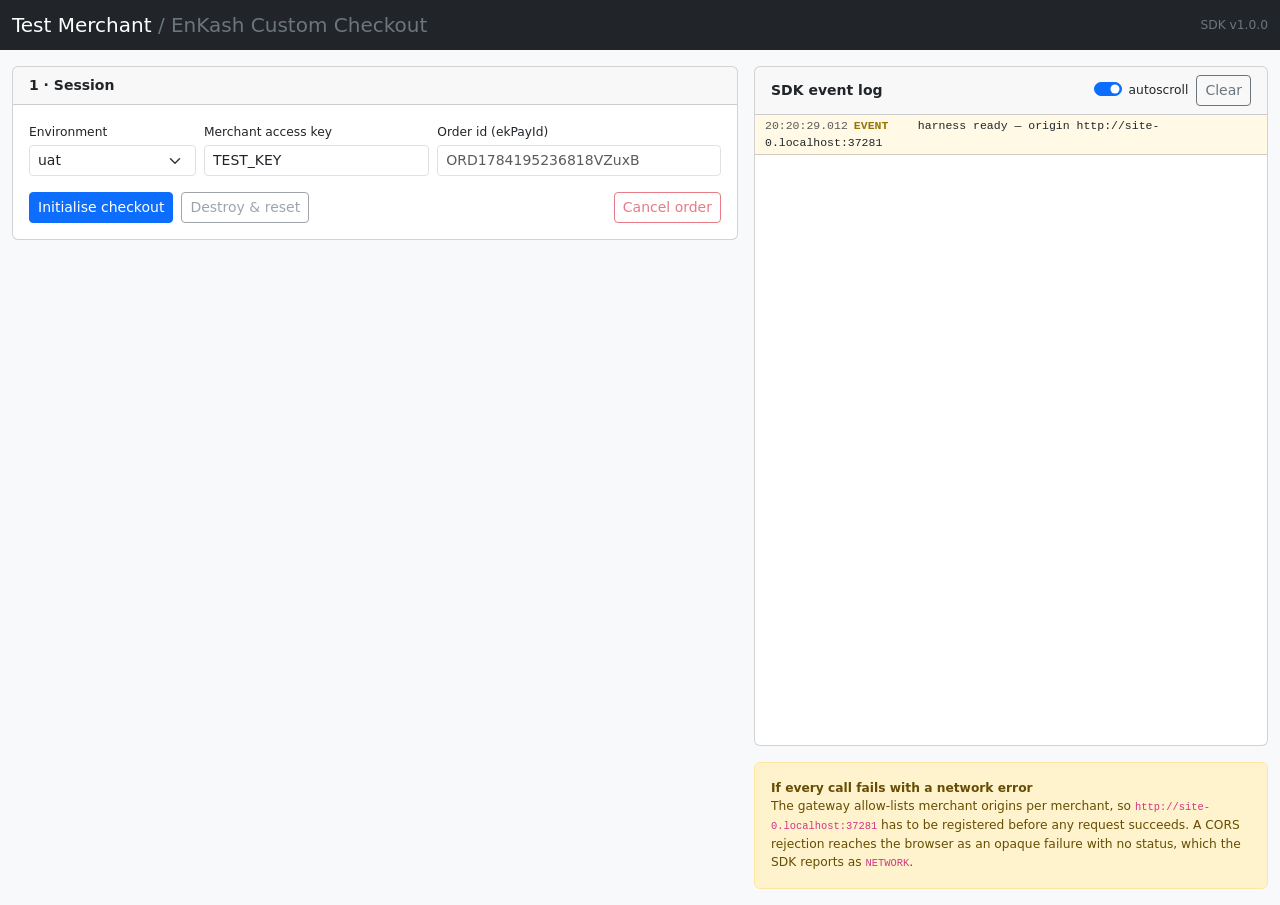
<file: custom-checkout/index.html>
<!doctype html>
<html lang="en">
<head>
  <meta charset="utf-8">
  <meta name="viewport" content="width=device-width, initial-scale=1">
  <title>Test Merchant — EnKash Custom Checkout</title>
  <link
    href="https://cdn.jsdelivr.net/npm/bootstrap@5.3.3/dist/css/bootstrap.min.css"
    rel="stylesheet">
  <link rel="stylesheet" href="styles.css">
</head>
<body class="bg-body-tertiary">

<nav class="navbar navbar-dark bg-dark">
  <div class="container-fluid">
    <span class="navbar-brand mb-0 h1">Test Merchant <span class="text-secondary fw-normal">/ EnKash Custom Checkout</span></span>
    <span class="text-secondary small" id="sdkVersion"></span>
  </div>
</nav>

<div class="container-fluid py-3">
  <div class="row g-3">

    <!-- ================= LEFT: the merchant's own checkout UI ============= -->
    <div class="col-lg-7">

      <!-- ---------- Session ---------- -->
      <div class="card mb-3">
        <div class="card-header fw-semibold">1 &middot; Session</div>
        <div class="card-body">
          <div class="row g-2 align-items-end">
            <div class="col-sm-3">
              <label class="form-label small mb-1" for="envSelect">Environment</label>
              <select class="form-select form-select-sm" id="envSelect">
                <option value="uat" selected>uat</option>
                <option value="prod">prod</option>
                <option value="local">local</option>
              </select>
            </div>
            <div class="col-sm-4">
              <label class="form-label small mb-1" for="keyInput">Merchant access key</label>
              <input type="text" class="form-control form-control-sm" id="keyInput"
                     value="TEST_KEY" placeholder="merchantAccessKey">
            </div>
            <div class="col-sm-5">
              <label class="form-label small mb-1" for="orderIdInput">Order id (ekPayId)</label>
              <input type="text" class="form-control form-control-sm" id="orderIdInput"
                     placeholder="ORD1784195236818VZuxB" autocomplete="off">
            </div>
          </div>
          <div class="d-flex gap-2 mt-3">
            <button class="btn btn-primary btn-sm" id="initBtn">Initialise checkout</button>
            <button class="btn btn-outline-secondary btn-sm" id="resetBtn" disabled>Destroy &amp; reset</button>
            <button class="btn btn-outline-danger btn-sm ms-auto" id="cancelBtn" disabled>Cancel order</button>
          </div>
          <div id="initError" class="alert alert-danger mt-3 mb-0 py-2 small d-none"></div>
        </div>
      </div>

      <!-- ---------- Order summary ---------- -->
      <div class="card mb-3 d-none" id="summaryCard">
        <div class="card-header fw-semibold">2 &middot; Order (from <code>init()</code>)</div>
        <div class="card-body">
          <div class="d-flex align-items-center gap-3 mb-3">
            <img id="merchantLogo" alt="" class="merchant-logo d-none">
            <div>
              <div class="fw-semibold" id="merchantName">&mdash;</div>
              <div class="text-secondary small">Order <code id="cfgOrderId">&mdash;</code></div>
            </div>
            <div class="ms-auto text-end">
              <div class="text-secondary small">Order amount</div>
              <div class="fs-4 fw-semibold" id="cfgAmount">&mdash;</div>
            </div>
          </div>
          <div id="methodBadges" class="d-flex flex-wrap gap-1"></div>
        </div>
      </div>

      <!-- ---------- Contact ---------- -->
      <div class="card mb-3 d-none" id="contactCard">
        <div class="card-header fw-semibold d-flex align-items-center">
          <span>3 &middot; Contact</span>
          <span class="badge ms-2" id="contactRequiredBadge">&mdash;</span>
          <span class="badge text-bg-success ms-auto d-none" id="contactSavedBadge">saved</span>
        </div>
        <div class="card-body">
          <div class="alert alert-secondary py-2 small d-none" id="contactSkippableNote">
            <code>skipContactInfo</code> is true, so <code>contact.required</code> is
            <code>false</code>. You may skip this card entirely and go straight to payment.
            Saving anyway is allowed.
          </div>

          <div class="row g-2">
            <div class="col-sm-6">
              <label class="form-label small mb-1" for="mobileInput">Mobile</label>
              <input type="tel" class="form-control form-control-sm" id="mobileInput"
                     maxlength="10" inputmode="numeric" placeholder="9876543210" autocomplete="off">
              <div class="form-text" id="mobileHint">10 digits, starting 6&ndash;9.</div>
            </div>
            <div class="col-sm-6">
              <label class="form-label small mb-1" for="emailInput">Email <span class="text-secondary">(optional)</span></label>
              <input type="email" class="form-control form-control-sm" id="emailInput"
                     placeholder="customer@example.com" autocomplete="off">
              <div class="form-text" id="emailHint">&nbsp;</div>
            </div>
          </div>

          <div class="d-flex align-items-center gap-2 mt-2">
            <button class="btn btn-primary btn-sm" id="saveContactBtn" disabled>
              submitContactDetails()
            </button>
            <button class="btn btn-outline-secondary btn-sm d-none" id="editContactBtn">
              Edit
            </button>
          </div>

          <div class="alert alert-success py-2 small mt-3 mb-0 d-none" id="contactResultBox"></div>

          <hr class="my-3">

          <div class="form-check form-switch mb-0">
            <input class="form-check-input" type="checkbox" id="inlineContactSwitch">
            <label class="form-check-label small" for="inlineContactSwitch">
              Skip the explicit call &mdash; attach <code>contact</code> to
              <code>createPayment()</code> instead
            </label>
          </div>
          <div class="form-text">
            Both routes are supported. Use this to test the single-screen
            integration where the SDK saves contact just before charging.
          </div>
        </div>
      </div>

      <!-- ---------- Payment methods ---------- -->
      <div class="card mb-3 d-none" id="methodsCard">
        <div class="card-header fw-semibold">4 &middot; Payment method</div>
        <div class="card-body p-0">
          <div class="accordion accordion-flush" id="methodAccordion">

            <!-- ======== UPI ======== -->
            <div class="accordion-item d-none" id="upiItem">
              <h2 class="accordion-header">
                <button class="accordion-button collapsed" type="button"
                        data-bs-toggle="collapse" data-bs-target="#upiBody"
                        data-method="UPI">UPI</button>
              </h2>
              <div id="upiBody" class="accordion-collapse collapse" data-bs-parent="#methodAccordion">
                <div class="accordion-body">

                  <ul class="nav nav-pills nav-sm mb-3" id="upiTabs">
                    <li class="nav-item"><button class="nav-link active" data-upi-tab="qr">QR</button></li>
                    <li class="nav-item"><button class="nav-link" data-upi-tab="intent">Intent apps</button></li>
                  </ul>

                  <!-- QR -->
                  <div id="upiQrPane">
                    <button class="btn btn-outline-primary btn-sm" id="loadQrBtn">getUpiQr()</button>
                    <div class="mt-3 d-none" id="qrWrap">
                      <div class="d-flex gap-3 align-items-start">
                        <img id="qrImage" alt="UPI QR" class="qr-image">
                        <div class="small">
                          <div>Expires in <span class="fw-semibold" id="qrCountdown">&mdash;</span></div>
                          <div class="text-secondary mt-1">ref <code id="qrRef">&mdash;</code></div>
                          <details class="mt-2">
                            <summary class="text-secondary">qrString</summary>
                            <code class="d-block text-break mt-1" id="qrString"></code>
                          </details>
                        </div>
                      </div>
                      <button class="btn btn-success btn-sm mt-3" id="payUpiQrBtn">
                        Pay &mdash; createPayment(flow:'qr')
                      </button>
                      <div class="form-text">Intentional no-op: polling already started at <code>getUpiQr()</code>.</div>
                    </div>
                  </div>

                  <!-- Intent -->
                  <div id="upiIntentPane" class="d-none">
                    <button class="btn btn-outline-primary btn-sm" id="loadIntentBtn">getUpiIntentLinks()</button>
                    <div class="form-text">Pure fetch. No transaction, no polling.</div>
                    <div class="mt-3 d-none" id="intentWrap">
                      <div class="text-secondary small mb-2">
                        Tap an app &rarr; <code>createPayment(flow:'intent', app)</code> &rarr; open the returned link.
                      </div>
                      <div class="d-flex flex-wrap gap-2" id="intentApps"></div>
                      <div class="alert alert-info py-2 small mt-3 mb-0 d-none" id="intentLinkBox">
                        <div class="fw-semibold mb-1">Launch link returned</div>
                        <a href="#" target="_blank" rel="noopener" id="intentLink" class="text-break"></a>
                        <div class="text-secondary mt-1">
                          Click it manually. Auto-opening is blocked here because the popup
                          allowance is consumed by the await inside createPayment.
                        </div>
                      </div>
                    </div>
                  </div>

                </div>
              </div>
            </div>

            <!-- ======== CARD ======== -->
            <div class="accordion-item d-none" id="cardItem">
              <h2 class="accordion-header">
                <button class="accordion-button collapsed" type="button"
                        data-bs-toggle="collapse" data-bs-target="#cardBody"
                        data-method="CARD">Card</button>
              </h2>
              <div id="cardBody" class="accordion-collapse collapse" data-bs-parent="#methodAccordion">
                <div class="accordion-body">
                  <div class="row g-2">
                    <div class="col-12">
                      <label class="form-label small mb-1" for="cardNumber">Card number</label>
                      <div class="input-group input-group-sm">
                        <input type="text" class="form-control" id="cardNumber"
                               inputmode="numeric" maxlength="19" autocomplete="off"
                               placeholder="4111 1111 1111 1111">
                        <span class="input-group-text p-1">
                          <img id="cardNetworkLogo" alt="" class="card-net-logo d-none">
                          <span class="small text-secondary px-1" id="cardNetworkText">&mdash;</span>
                        </span>
                      </div>
                      <div class="form-text" id="cardNumberHint">
                        Local network detection at 6 digits. <code>checkBin()</code> fires at 10.
                      </div>
                    </div>
                    <div class="col-sm-4">
                      <label class="form-label small mb-1" for="cardExpiry">Expiry</label>
                      <input type="text" class="form-control form-control-sm" id="cardExpiry"
                             maxlength="5" placeholder="MM/YY" autocomplete="off">
                    </div>
                    <div class="col-sm-4">
                      <label class="form-label small mb-1" for="cardCvv">CVV</label>
                      <input type="password" class="form-control form-control-sm" id="cardCvv"
                             inputmode="numeric" maxlength="4" placeholder="123" autocomplete="off">
                    </div>
                    <div class="col-sm-4">
                      <label class="form-label small mb-1" for="cardName">Name on card</label>
                      <input type="text" class="form-control form-control-sm" id="cardName"
                             placeholder="A B" autocomplete="off">
                    </div>
                  </div>

                  <div class="alert py-2 small mt-3 mb-0 d-none" id="binBox"></div>

                  <button class="btn btn-success btn-sm mt-3" id="payCardBtn">
                    Pay by card
                  </button>
                  <div class="form-text">
                    Requires a resolved <code>checkBin()</code>: the gateway needs
                    <code>paymentMode</code>, which only the BIN lookup provides.
                  </div>
                </div>
              </div>
            </div>

            <!-- ======== NETBANKING ======== -->
            <div class="accordion-item d-none" id="nbItem">
              <h2 class="accordion-header">
                <button class="accordion-button collapsed" type="button"
                        data-bs-toggle="collapse" data-bs-target="#nbBody"
                        data-method="NETBANKING">Netbanking</button>
              </h2>
              <div id="nbBody" class="accordion-collapse collapse" data-bs-parent="#methodAccordion">
                <div class="accordion-body">
                  <div id="nbTopWrap" class="mb-3 d-none">
                    <div class="text-secondary small mb-2">Popular</div>
                    <div class="d-flex flex-wrap gap-2" id="nbTopBanks"></div>
                  </div>
                  <label class="form-label small mb-1" for="nbSelect">All banks</label>
                  <select class="form-select form-select-sm" id="nbSelect">
                    <option value="">Select a bank&hellip;</option>
                  </select>
                  <button class="btn btn-success btn-sm mt-3" id="payNbBtn" disabled>
                    Pay by netbanking
                  </button>
                  <div class="form-text">Opens a bank tab, then polls. Keep this tab open.</div>
                </div>
              </div>
            </div>

            <!-- ======== WALLET ======== -->
            <div class="accordion-item d-none" id="walletItem">
              <h2 class="accordion-header">
                <button class="accordion-button collapsed" type="button"
                        data-bs-toggle="collapse" data-bs-target="#walletBody"
                        data-method="WALLET">Wallet</button>
              </h2>
              <div id="walletBody" class="accordion-collapse collapse" data-bs-parent="#methodAccordion">
                <div class="accordion-body">
                  <div class="d-flex flex-wrap gap-2" id="walletList"></div>
                  <button class="btn btn-success btn-sm mt-3" id="payWalletBtn" disabled>
                    Pay by wallet
                  </button>
                </div>
              </div>
            </div>

          </div>
        </div>
      </div>

      <!-- ---------- Amount breakdown ---------- -->
      <div class="card mb-3 d-none" id="amountCard">
        <div class="card-header fw-semibold">
          5 &middot; Amount <span class="text-secondary fw-normal small">getAmountForMethod()</span>
        </div>
        <div class="card-body py-2">
          <table class="table table-sm mb-0" id="amountTable"><tbody></tbody></table>
        </div>
      </div>

      <!-- ---------- Live status ---------- -->
      <div class="alert d-none" id="statusBox"></div>

      <!-- ---------- Result ---------- -->
      <div class="card mb-3 d-none" id="resultCard">
        <div class="card-header fw-semibold">
          6 &middot; handler() payload
        </div>
        <div class="card-body">
          <div class="d-flex align-items-center gap-2 mb-3">
            <span class="badge fs-6" id="resultStatus">&mdash;</span>
            <div class="small">
              <div><code>order_id</code> <span id="resOrderId">&mdash;</span></div>
              <div><code>payment_id</code> <span id="resPaymentId">&mdash;</span></div>
              <div><code>signature</code> <span id="resSignature">&mdash;</span></div>
            </div>
          </div>
          <pre class="bg-body-secondary p-2 rounded small mb-0" id="resultJson"></pre>
        </div>
      </div>

    </div>

    <!-- ================= RIGHT: debug log ================= -->
    <div class="col-lg-5">
      <div class="card sticky-log">
        <div class="card-header d-flex align-items-center">
          <span class="fw-semibold">SDK event log</span>
          <div class="form-check form-switch ms-auto me-2 mb-0">
            <input class="form-check-input" type="checkbox" id="autoscroll" checked>
            <label class="form-check-label small" for="autoscroll">autoscroll</label>
          </div>
          <button class="btn btn-outline-secondary btn-sm" id="clearLogBtn">Clear</button>
        </div>
        <div class="card-body p-0">
          <div id="log" class="log"></div>
        </div>
      </div>

      <div class="alert alert-warning small mt-3 mb-0">
        <div class="fw-semibold">If every call fails with a network error</div>
        The gateway allow-lists merchant origins per merchant, so
        <code id="originNote"></code> has to be registered before any request
        succeeds. A CORS rejection reaches the browser as an opaque failure with
        no status, which the SDK reports as <code>NETWORK</code>.
      </div>
    </div>

  </div>
</div>

<script src="https://cdn.jsdelivr.net/npm/bootstrap@5.3.3/dist/js/bootstrap.bundle.min.js"></script>
<script src="enkash-custom-checkout.js"></script>
<script src="app.js"></script>
</body>
</html>
</file>
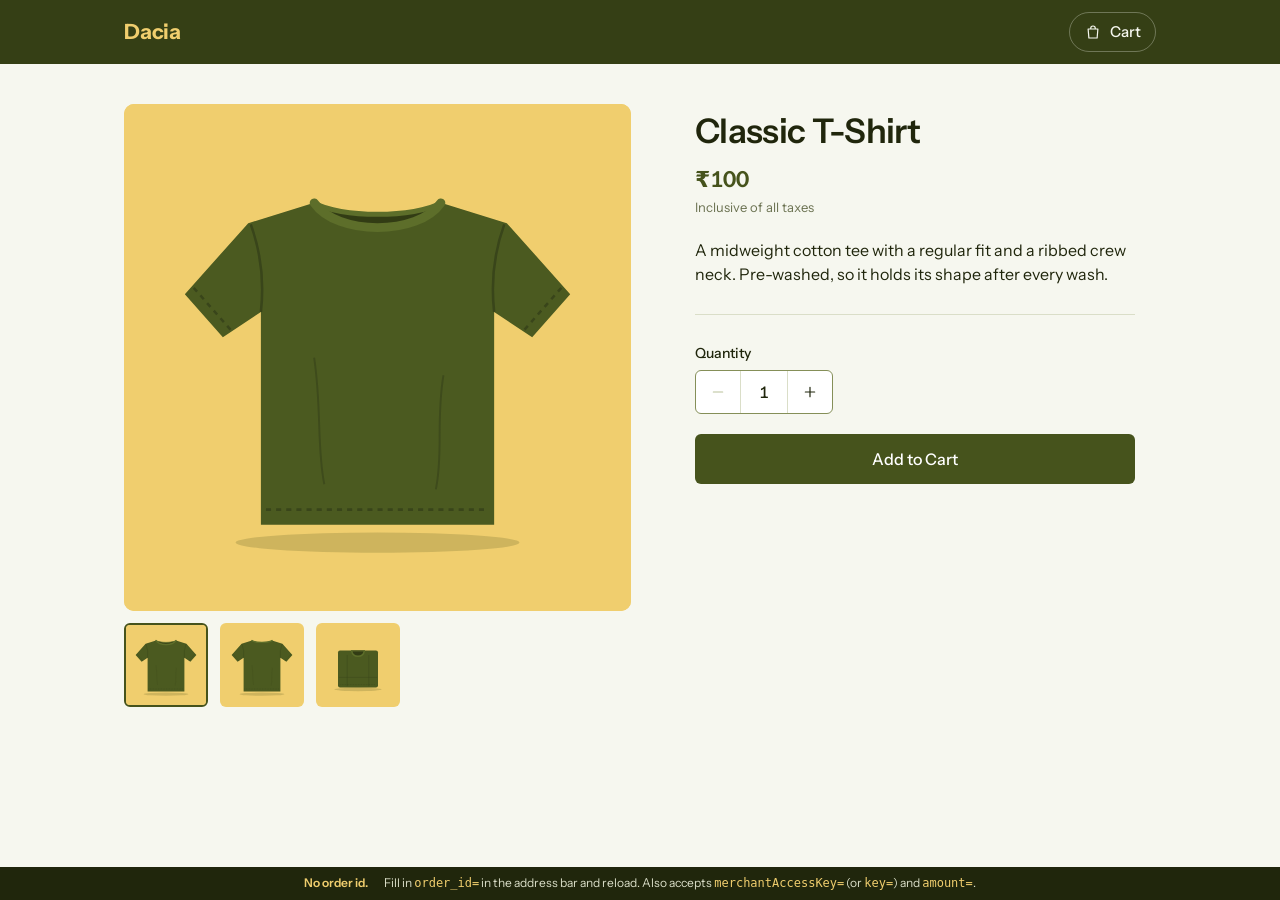
<file: demo-custom-checkout/index.html>
<!doctype html>
<html lang="en">
<head>
<meta charset="utf-8">
<meta name="viewport" content="width=device-width, initial-scale=1">
<title>Classic T-Shirt | Dacia</title>
<link rel="preconnect" href="https://fonts.googleapis.com">
<link rel="preconnect" href="https://fonts.gstatic.com" crossorigin>
<link href="https://fonts.googleapis.com/css2?family=Instrument+Sans:wght@400;500;600;700&display=swap" rel="stylesheet">

<!--
  Dacia — demo storefront integrating EnKash Custom Checkout.

  Unlike the hosted/iframe demo, there is no EnKash UI here at all: the QR, the
  card form, the bank and wallet lists are all Dacia's own markup. The SDK owns
  every gateway call and hands back one outcome through `handler`.

  Order creation lives on the merchant's server and is out of scope here, so the
  order id arrives in the URL. Open the page bare and it rewrites its own address
  bar to `?order_id=&env=prod&merchantAccessKey=` for you to fill in:

    index.html                                          → ?order_id=&env=prod&merchantAccessKey=
    index.html?order_id=ORD1784195236818VZuxB
    index.html?order_id=...&env=uat                     (env: prod | uat | dev, default prod)
    index.html?order_id=...&merchantAccessKey=YOUR_KEY  (or key=; default DEMO_MERCHANT_KEY)
    index.html?order_id=...&amount=100                  (cosmetic storefront price, default 100)

  `amount` only drives the product/cart numbers on this page. From the checkout
  page onwards every figure is the gateway's, via init() and
  getAmountForMethod().
-->

<style>
  :root {
    /* Olive */
    --olive-950: #20260c;
    --olive-800: #353f15;
    --olive-700: #46531c;
    --olive-500: #6a7150;
    --olive-400: #858f58;
    --olive-300: #b9c29a;
    --olive-200: #dadec8;
    --olive-100: #eceee1;
    --olive-50: #f6f7ef;
    /* Mustard */
    --mustard-700: #8a6400;
    --mustard-500: #dca42a;
    --mustard-300: #f0ce6e;
    --mustard-200: #f3dea0;
    --mustard-50: #fdf7e6;
    --white: #ffffff;

    --text: var(--olive-950);
    --muted: var(--olive-500);
    --line: var(--olive-200);
    --line-strong: var(--olive-400);
    --primary: var(--olive-700);
    --error: var(--mustard-700);

    --r-sm: 6px;
    --r-md: 10px;
    --shadow: 0 1px 2px rgba(53, 63, 21, 0.05), 0 8px 24px rgba(53, 63, 21, 0.07);
    --font: "Instrument Sans", system-ui, -apple-system, "Segoe UI", Roboto, "Helvetica Neue", Arial, sans-serif;
    color-scheme: light;
  }

  *, *::before, *::after { box-sizing: border-box; }
  [hidden] { display: none !important; }
  html { -webkit-text-size-adjust: 100%; }
  body {
    margin: 0;
    font-family: var(--font);
    font-size: 16px;
    line-height: 1.5;
    color: var(--text);
    background: var(--olive-50);
    font-variant-numeric: tabular-nums;
    -webkit-font-smoothing: antialiased;
  }
  h1, h2, h3, p, dl, dd, ol, fieldset { margin: 0; }
  button, input, select { font: inherit; color: inherit; }
  button { cursor: pointer; }
  svg { display: block; }

  :focus-visible { outline: 2px solid var(--olive-700); outline-offset: 2px; }
  h1[tabindex="-1"]:focus { outline: none; }

  .sr-only {
    position: absolute; width: 1px; height: 1px; padding: 0; margin: -1px;
    overflow: hidden; clip: rect(0 0 0 0); white-space: nowrap; border: 0;
  }

  .container { width: 100%; max-width: 1080px; margin: 0 auto; padding: 0 24px; }

  /* Header */
  .site-header { position: sticky; top: 0; z-index: 10; background: var(--olive-800); }
  .site-header__inner {
    max-width: 1080px; margin: 0 auto; padding: 0 24px; height: 64px;
    display: flex; align-items: center; justify-content: space-between;
  }
  .site-header :focus-visible { outline-color: var(--mustard-500); }
  .brand {
    background: none; border: 0; padding: 4px 0;
    color: var(--mustard-300); font-size: 21px; font-weight: 700; letter-spacing: -0.01em;
  }
  .cart-btn {
    display: inline-flex; align-items: center; gap: 8px;
    height: 40px; padding: 0 14px;
    border: 1px solid rgba(246, 247, 239, 0.3); border-radius: 999px; background: transparent;
    color: var(--olive-50); font-size: 15px; font-weight: 500;
  }
  .cart-btn:hover { border-color: rgba(246, 247, 239, 0.7); }
  .cart-btn__count {
    display: inline-grid; place-items: center;
    min-width: 22px; height: 22px; padding: 0 6px;
    border-radius: 999px; background: var(--mustard-500); color: var(--olive-950);
    font-size: 12px; font-weight: 700; line-height: 1;
  }
  .cart-btn__count.is-bumped { animation: bump 0.35s ease; }
  @keyframes bump { 40% { transform: scale(1.3); } }

  .view { padding: 40px 0 88px; }

  /* Buttons */
  .btn {
    display: inline-flex; align-items: center; justify-content: center; gap: 10px;
    height: 50px; padding: 0 24px;
    border: 1px solid transparent; border-radius: var(--r-sm);
    font-size: 16px; font-weight: 500; white-space: nowrap;
    transition: background-color 0.15s ease, border-color 0.15s ease;
  }
  .btn--primary { background: var(--primary); color: var(--white); }
  .btn--primary:hover { background: var(--olive-800); }
  .btn--primary[aria-disabled="true"] { background: #6b7843; cursor: progress; }
  .btn--primary:disabled { background: var(--olive-300); color: var(--olive-50); cursor: not-allowed; }
  .btn--secondary { background: var(--white); border-color: var(--line-strong); color: var(--text); }
  .btn--secondary:hover { border-color: var(--olive-700); }
  .btn--block { width: 100%; }
  .link-btn {
    background: none; border: 0; padding: 0; font-size: 14px; font-weight: 500;
    text-decoration: underline; text-decoration-color: var(--mustard-500);
    text-decoration-thickness: 2px; text-underline-offset: 4px;
  }
  .link-btn:hover { text-decoration-color: var(--olive-700); }

  /* Quantity stepper */
  .stepper {
    display: inline-flex; height: 44px;
    border: 1px solid var(--line-strong); border-radius: var(--r-sm); background: var(--white);
  }
  .field .stepper { justify-self: start; }
  .stepper__btn { width: 44px; border: 0; background: none; display: grid; place-items: center; }
  .stepper__btn:first-child { border-radius: var(--r-sm) 0 0 var(--r-sm); }
  .stepper__btn:last-child { border-radius: 0 var(--r-sm) var(--r-sm) 0; }
  .stepper__btn:hover { background: var(--olive-100); }
  .stepper__btn[aria-disabled="true"] { color: var(--olive-300); background: none; cursor: not-allowed; }
  .stepper__btn svg { width: 16px; height: 16px; }
  .stepper__input {
    width: 48px; border: 0; border-inline: 1px solid var(--line);
    background: none; text-align: center; font-weight: 500;
    appearance: textfield; -moz-appearance: textfield;
  }
  .stepper__input::-webkit-outer-spin-button,
  .stepper__input::-webkit-inner-spin-button { -webkit-appearance: none; margin: 0; }
  .stepper__input:focus-visible { outline-offset: -2px; }
  .stepper--sm { height: 38px; }
  .stepper--sm .stepper__btn { width: 36px; }
  .stepper--sm .stepper__input { width: 40px; }

  /* Product page */
  .pdp { display: grid; grid-template-columns: minmax(0, 1.1fr) minmax(0, 1fr); gap: 64px; align-items: start; }
  .gallery__main {
    aspect-ratio: 1 / 1; overflow: hidden;
    border-radius: var(--r-md); background: var(--mustard-300);
  }
  .gallery__main svg, .thumb svg, .line__thumb svg, .mini-line__thumb svg { width: 100%; height: 100%; }
  .gallery__thumbs { display: flex; gap: 12px; margin-top: 12px; }
  .thumb {
    flex: 0 0 84px; aspect-ratio: 1 / 1; padding: 0; overflow: hidden;
    border: 2px solid transparent; border-radius: var(--r-sm); background: var(--mustard-300);
  }
  .thumb:hover { border-color: var(--olive-300); }
  .thumb[aria-pressed="true"] { border-color: var(--olive-700); }

  .pdp__info { max-width: 440px; padding-top: 8px; }
  .pdp__title { font-size: 34px; line-height: 1.15; font-weight: 600; letter-spacing: -0.02em; }
  .pdp__price { margin-top: 12px; font-size: 22px; font-weight: 600; color: var(--olive-700); }
  .pdp__tax { margin-top: 2px; font-size: 13px; color: var(--muted); }
  .pdp__desc { margin-top: 20px; max-width: 46ch; }
  .pdp__buy { display: grid; gap: 20px; margin-top: 28px; padding-top: 28px; border-top: 1px solid var(--line); }

  .added {
    display: flex; align-items: flex-start; justify-content: space-between; gap: 16px;
    padding: 14px 16px; border: 1px solid var(--mustard-200); border-radius: var(--r-sm); background: var(--mustard-50);
  }
  .added.is-new { animation: settle 0.25s ease; }
  @keyframes settle { from { opacity: 0; transform: translateY(4px); } }
  .added__body { display: flex; gap: 10px; }
  .added__icon {
    flex: none; width: 20px; height: 20px; margin-top: 1px; border-radius: 50%;
    background: var(--olive-700); color: var(--white); display: grid; place-items: center;
  }
  .added__icon svg { width: 12px; height: 12px; }
  .added__title { font-size: 15px; font-weight: 600; }
  .added__meta { font-size: 14px; color: var(--muted); }
  .added .link-btn { flex: none; margin-top: 1px; }

  /* Shared form bits */
  .field { display: grid; gap: 6px; align-content: start; }
  .field + .field, .field + .field-row, .field-row + .field { margin-top: 18px; }
  .field-row { display: grid; grid-template-columns: 1fr 1fr; gap: 16px; }
  .field-row .field + .field { margin-top: 0; }
  .field__label { font-size: 14px; font-weight: 500; }
  .field__hint { font-size: 13px; color: var(--muted); }
  .field__error { display: flex; align-items: center; gap: 6px; font-size: 13px; font-weight: 600; color: var(--error); }
  .field__error:empty { display: none; }
  .field__error::before {
    content: "!"; flex: none; width: 16px; height: 16px; border-radius: 50%;
    background: var(--error); color: var(--white);
    font-size: 11px; font-weight: 700; line-height: 16px; text-align: center;
  }
  .input {
    width: 100%; height: 46px; padding: 0 14px;
    border: 1px solid var(--line-strong); border-radius: var(--r-sm); background: var(--white);
    font-size: 16px;
  }
  .input::placeholder { color: #9aa07f; }
  .input:hover { border-color: var(--olive-700); }
  .input:focus { border-color: var(--olive-700); }
  .input[aria-invalid="true"] { border: 2px solid var(--error); padding: 0 13px; }
  .input--secret { -webkit-text-security: disc; }
  .input:disabled { background: var(--olive-100); color: var(--muted); }
  select.input { appearance: none; padding-right: 38px;
    background-image: url("data:image/svg+xml,%3Csvg xmlns='http://www.w3.org/2000/svg' viewBox='0 0 24 24' fill='none' stroke='%2346531c' stroke-width='2' stroke-linecap='round' stroke-linejoin='round'%3E%3Cpath d='M6 9l6 6 6-6'/%3E%3C/svg%3E");
    background-repeat: no-repeat; background-position: right 12px center; background-size: 16px 16px; }

  /* Card number input with a brand mark on the right */
  .input-with-mark { position: relative; }
  .input-with-mark .input { padding-right: 60px; }
  .input-mark {
    position: absolute; top: 50%; right: 12px; transform: translateY(-50%);
    height: 22px; width: 34px; object-fit: contain;
  }

  /* Page headings */
  .page-title { font-size: 28px; line-height: 1.2; font-weight: 600; letter-spacing: -0.02em; }
  .page-sub { margin-top: 6px; font-size: 15px; color: var(--muted); }
  .back-link {
    display: inline-flex; align-items: center; gap: 4px; margin-bottom: 14px;
    background: none; border: 0; padding: 4px 0; font-size: 14px; color: var(--olive-700);
  }
  .back-link:hover { text-decoration: underline; text-underline-offset: 3px; }
  .back-link svg { width: 16px; height: 16px; }

  /* Summary card */
  .summary {
    padding: 24px; background: var(--white);
    border: 1px solid var(--line); border-radius: var(--r-md); box-shadow: var(--shadow);
  }
  .summary__title { font-size: 17px; font-weight: 600; }
  .totals { display: grid; gap: 10px; margin: 16px 0 20px; font-size: 15px; }
  .totals > div { display: flex; justify-content: space-between; gap: 16px; }
  .totals dt { color: var(--muted); }
  .totals__grand { margin-top: 4px; padding-top: 14px; border-top: 1px solid var(--line); font-size: 17px; font-weight: 600; }
  .totals__grand dt { color: var(--text); }
  .summary__back { display: block; margin: 16px auto 0; }
  .summary__note { margin-top: 12px; font-size: 13px; color: var(--muted); text-align: center; }
  .summary__merchant {
    display: flex; align-items: center; gap: 10px;
    margin-top: 16px; padding-top: 16px; border-top: 1px solid var(--line);
    font-size: 13px; color: var(--muted);
  }
  .summary__merchant img { height: 24px; max-width: 90px; object-fit: contain; }

  /* Cart */
  .cart-layout { display: grid; grid-template-columns: minmax(0, 1fr) 340px; gap: 40px; align-items: start; margin-top: 28px; }
  .cart-list { list-style: none; margin: 0; padding: 0; border-top: 1px solid var(--line); }
  .line {
    display: grid; grid-template-columns: 96px minmax(0, 1fr) auto 88px;
    grid-template-areas: "thumb info qty total";
    gap: 20px; align-items: center; padding: 20px 0; border-bottom: 1px solid var(--line);
  }
  .line__thumb { grid-area: thumb; width: 96px; aspect-ratio: 1 / 1; overflow: hidden; border-radius: var(--r-sm); background: var(--mustard-300); }
  .line__info { grid-area: info; }
  .line .stepper { grid-area: qty; }
  .line__name { font-weight: 500; }
  .line__meta { margin-top: 2px; font-size: 14px; color: var(--muted); }
  .line__remove { margin-top: 10px; }
  .line__total { grid-area: total; text-align: right; font-weight: 600; }

  .empty {
    display: grid; justify-items: center; gap: 6px; margin-top: 28px; padding: 56px 24px;
    background: var(--white); border: 1px dashed var(--line-strong); border-radius: var(--r-md); text-align: center;
  }
  .empty__title { font-size: 17px; font-weight: 600; }
  .empty__text { color: var(--muted); font-size: 15px; }
  .empty .btn { margin-top: 14px; }

  /* Checkout */
  .checkout-layout { display: grid; grid-template-columns: minmax(0, 1fr) 340px; gap: 32px; align-items: start; margin-top: 28px; }
  .summary--sticky { position: sticky; top: 88px; }
  .pay-card {
    overflow: hidden; background: var(--white);
    border: 1px solid var(--line); border-radius: var(--r-md); box-shadow: var(--shadow);
  }
  .pay-card__title {
    display: flex; align-items: center; justify-content: space-between; gap: 12px;
    padding: 18px 24px; border-bottom: 1px solid var(--line); font-size: 17px; font-weight: 600;
  }
  .pay-card__badge {
    display: inline-flex; align-items: center; gap: 6px;
    font-size: 12px; font-weight: 500; color: var(--muted);
  }
  .pay-card__badge svg { width: 14px; height: 14px; color: var(--olive-700); }
  .pay-card__body { container: paybody / inline-size; }
  .pay-grid { display: grid; }

  /* Loading / error states inside the pay card */
  .pay-state { display: grid; gap: 12px; justify-items: center; padding: 56px 24px; text-align: center; }
  .pay-state__spinner {
    width: 26px; height: 26px; border-radius: 50%;
    border: 3px solid var(--olive-200); border-top-color: var(--olive-700);
    animation: spin 0.8s linear infinite;
  }
  .pay-state__title { font-size: 16px; font-weight: 600; }
  .pay-state__text { max-width: 44ch; font-size: 14px; color: var(--muted); }

  /* Contact step */
  .contact { padding: 24px 28px 28px; }
  .contact__title { font-size: 16px; font-weight: 600; }
  .contact__text { margin-top: 4px; max-width: 52ch; font-size: 14px; color: var(--muted); }
  .contact__form { margin-top: 20px; max-width: 420px; }
  .contact__actions { display: flex; flex-wrap: wrap; gap: 12px; align-items: center; margin-top: 22px; }
  .contact__saved {
    display: flex; flex-wrap: wrap; gap: 4px 12px; align-items: baseline;
    padding: 12px 14px; border: 1px solid var(--mustard-200); border-radius: var(--r-sm);
    background: var(--mustard-50); font-size: 14px;
  }
  .contact__saved code { font-family: ui-monospace, SFMono-Regular, Menlo, monospace; font-size: 13px; }

  /* Method rail */
  .methods { display: grid; grid-template-columns: 1fr 1fr; gap: 10px; min-width: 0; padding: 16px; border: 0; }
  .method {
    position: relative; display: flex; align-items: center; gap: 12px;
    padding: 12px; cursor: pointer; background: var(--white);
    border: 1px solid var(--line); border-radius: var(--r-sm);
  }
  .method:hover { border-color: var(--line-strong); }
  .method:has(input:checked) { border-color: var(--olive-700); box-shadow: 0 0 0 1px var(--olive-700); background: var(--mustard-50); }
  .method:has(input:focus-visible) { outline: 2px solid var(--olive-700); outline-offset: 2px; }
  .method__icon {
    flex: none; width: 36px; height: 36px; display: grid; place-items: center;
    border: 1px solid var(--line); border-radius: 8px; background: var(--white); color: var(--olive-700);
    overflow: hidden;
  }
  .method__icon svg { width: 20px; height: 20px; }
  .method__icon img { width: 22px; height: 22px; object-fit: contain; }
  .method:has(input:checked) .method__icon { background: var(--mustard-500); border-color: var(--mustard-500); color: var(--olive-950); }
  .method__text { display: grid; min-width: 0; }
  .method__name { font-size: 15px; font-weight: 500; }
  .method__hint { font-size: 13px; color: var(--muted); }

  .panels { container: panel / inline-size; border-top: 1px solid var(--line); }
  .panel { padding: 20px 16px 24px; }
  .panel__title { margin-bottom: 16px; font-size: 16px; font-weight: 600; }
  .panel__note { margin-top: 16px; font-size: 13px; color: var(--muted); }
  .panel__marks { display: flex; flex-wrap: wrap; gap: 8px; margin-bottom: 16px; }
  .panel__marks img { height: 22px; max-width: 40px; object-fit: contain; }

  /* UPI: mode switch */
  .segment {
    display: grid; grid-template-columns: 1fr 1fr; gap: 4px; min-width: 0;
    padding: 4px; border: 0; border-radius: 8px; background: var(--olive-100);
  }
  .segment--single { grid-template-columns: 1fr; }
  .segment__opt {
    position: relative; display: flex; align-items: center; justify-content: center; gap: 8px;
    height: 40px; padding: 0 10px; border-radius: 6px; cursor: pointer;
    font-size: 14px; font-weight: 500; color: var(--olive-500); white-space: nowrap;
  }
  .segment__opt svg { width: 16px; height: 16px; flex: none; }
  .segment__opt:hover { color: var(--text); }
  .segment__opt:has(input:checked) { background: var(--olive-700); color: var(--white); }
  .segment__opt:has(input:focus-visible) { outline: 2px solid var(--olive-700); outline-offset: 2px; }
  .upi-mode { margin-top: 20px; }

  /* UPI: QR */
  .upi-qr { display: grid; gap: 20px; }
  .qr-card {
    justify-self: center; width: 100%; max-width: 220px; padding: 12px; text-align: center;
    border: 1px solid var(--line); border-radius: var(--r-md); background: var(--white);
  }
  .qr-card img { width: 100%; height: auto; display: block; border-radius: 4px; }
  .qr-card__placeholder {
    display: grid; place-items: center; aspect-ratio: 1 / 1;
    border-radius: 4px; background: var(--olive-100); color: var(--muted); font-size: 13px;
  }
  .qr-card__amount { margin-top: 8px; font-size: 18px; font-weight: 600; }
  .qr-card__status { display: inline-flex; align-items: center; gap: 6px; font-size: 13px; color: var(--muted); white-space: nowrap; }
  .qr-card__pulse { width: 8px; height: 8px; border-radius: 50%; background: var(--mustard-500); animation: pulse 1.4s ease-in-out infinite; }
  @keyframes pulse { 50% { opacity: 0.3; } }
  .qr-card__timer { margin-top: 2px; font-size: 13px; font-weight: 600; color: var(--olive-700); }
  .steps { display: grid; gap: 10px; padding: 0; list-style: none; counter-reset: step; font-size: 14px; }
  .steps li { display: flex; gap: 10px; align-items: flex-start; counter-increment: step; }
  .steps li::before {
    content: counter(step); flex: none; width: 22px; height: 22px; border-radius: 50%;
    background: var(--mustard-200); color: var(--olive-950);
    font-size: 12px; font-weight: 700; line-height: 22px; text-align: center;
  }
  .steps__title { margin-bottom: 12px; font-size: 15px; font-weight: 600; }
  .upi-qr .field__hint { margin-top: 14px; }

  /* Tiles (banks, wallets, upi apps) */
  .tiles { min-width: 0; padding: 0; border: 0; }
  .tiles legend { padding: 0; margin-bottom: 10px; }
  .tiles__grid { display: grid; grid-template-columns: repeat(2, minmax(0, 1fr)); gap: 10px; }
  .tiles .field__error { margin-top: 12px; }
  .tile {
    position: relative; display: flex; align-items: center; gap: 10px;
    width: 100%; min-height: 48px; padding: 12px 14px; cursor: pointer;
    font-size: 15px; font-weight: 500; text-align: left;
    border: 1px solid var(--line); border-radius: var(--r-sm); background: var(--white);
  }
  .tile:hover { border-color: var(--line-strong); }
  .tile.is-active, .tile:has(input:checked) { border-color: var(--olive-700); box-shadow: 0 0 0 1px var(--olive-700); background: var(--mustard-50); }
  .tile:has(input:focus-visible) { outline: 2px solid var(--olive-700); outline-offset: 2px; }
  .tile:disabled { opacity: 0.5; cursor: not-allowed; }
  .tile__logo { flex: none; width: 26px; height: 26px; object-fit: contain; }
  .tile__name { min-width: 0; overflow: hidden; text-overflow: ellipsis; white-space: nowrap; }

  .apps__grid { display: grid; grid-template-columns: repeat(auto-fill, minmax(140px, 1fr)); gap: 10px; }

  @container paybody (min-width: 600px) {
    .pay-grid { grid-template-columns: 220px minmax(0, 1fr); min-height: 420px; }
    .methods { grid-template-columns: 1fr; align-content: start; border-right: 1px solid var(--line); background: var(--olive-50); }
    .panels { border-top: 0; }
    .panel { padding: 24px 28px 28px; }
  }
  @container paybody (max-width: 400px) {
    .method__hint { display: none; }
  }
  @container panel (min-width: 420px) {
    .upi-qr { grid-template-columns: 180px minmax(0, 1fr); align-items: start; gap: 22px; }
    .qr-card { justify-self: stretch; }
  }
  @container panel (max-width: 340px) {
    .tiles__grid { grid-template-columns: 1fr; }
  }

  /* Alerts */
  .alert {
    display: grid; grid-template-columns: 20px minmax(0, 1fr); gap: 10px; align-items: start;
    padding: 14px 16px; border-radius: var(--r-sm); font-size: 14px;
  }
  .alert::before {
    content: ""; width: 20px; height: 20px; border-radius: 50%;
    background: currentColor no-repeat center / 12px 12px;
  }
  .alert strong { display: block; font-size: 15px; }
  .alert--info { border: 1px solid var(--mustard-200); background: var(--mustard-50); color: var(--olive-800); }
  .alert--info::before {
    background-image: url("data:image/svg+xml,%3Csvg xmlns='http://www.w3.org/2000/svg' viewBox='0 0 24 24' fill='%23fdf7e6'%3E%3Cpath d='M11 10h2v8h-2zM11 6h2v2.4h-2z'/%3E%3C/svg%3E");
  }
  .alert--ok { border: 1px solid var(--olive-300); background: var(--olive-100); color: var(--olive-800); }
  .alert--ok::before {
    background-image: url("data:image/svg+xml,%3Csvg xmlns='http://www.w3.org/2000/svg' viewBox='0 0 24 24' fill='none' stroke='%23eceee1' stroke-width='3.4' stroke-linecap='round' stroke-linejoin='round'%3E%3Cpath d='M5 12.5l4.5 4.5L19 7.5'/%3E%3C/svg%3E");
  }
  .alert--error { border: 1px solid #e6c98f; background: #fdf3e2; color: var(--error); }
  .alert--error::before {
    background-image: url("data:image/svg+xml,%3Csvg xmlns='http://www.w3.org/2000/svg' viewBox='0 0 24 24' fill='%23fdf3e2'%3E%3Cpath d='M11 6h2v8h-2zM11 16h2v2h-2z'/%3E%3C/svg%3E");
  }
  .panel > .alert, .contact > .alert { margin-top: 16px; }

  .mini-line {
    display: grid; grid-template-columns: 56px minmax(0, 1fr) auto; gap: 12px; align-items: center;
    margin-top: 16px; padding-bottom: 16px; border-bottom: 1px solid var(--line);
  }
  .mini-line__thumb { width: 56px; aspect-ratio: 1 / 1; overflow: hidden; border-radius: var(--r-sm); background: var(--mustard-300); }
  .mini-line__name { font-size: 15px; font-weight: 500; }
  .mini-line__qty { font-size: 13px; color: var(--muted); }
  .mini-line__price { font-weight: 600; }
  .checkout-layout .totals { margin-top: 16px; }

  .spinner {
    width: 16px; height: 16px; border-radius: 50%;
    border: 2px solid rgba(255, 255, 255, 0.35); border-top-color: var(--white);
    animation: spin 0.8s linear infinite;
  }
  @keyframes spin { to { transform: rotate(360deg); } }

  /* Confirmation */
  .confirm { display: grid; place-items: center; }
  .confirm__card {
    width: 100%; max-width: 480px; padding: 40px 32px 32px; text-align: center; background: var(--white);
    border: 1px solid var(--line); border-radius: var(--r-md); box-shadow: var(--shadow);
  }
  .confirm__icon {
    width: 60px; height: 60px; margin: 0 auto; border-radius: 50%;
    background: var(--mustard-500); color: var(--olive-950); display: grid; place-items: center;
    animation: pop 0.35s ease both;
  }
  .confirm__icon svg { width: 28px; height: 28px; }
  .confirm__icon--fail { background: var(--olive-200); }
  @keyframes pop { from { transform: scale(0.6); opacity: 0; } }
  .confirm__title { margin-top: 20px; font-size: 26px; line-height: 1.2; font-weight: 600; letter-spacing: -0.02em; }
  .confirm__text { max-width: 38ch; margin: 8px auto 0; font-size: 15px; color: var(--muted); }
  .receipt { margin: 28px 0; text-align: left; border-top: 1px solid var(--line); }
  .receipt > div { display: flex; justify-content: space-between; gap: 16px; padding: 12px 0; border-bottom: 1px solid var(--line); font-size: 15px; }
  .receipt dt { color: var(--muted); }
  .receipt dd { font-weight: 500; text-align: right; word-break: break-all; }
  .confirm__actions { display: grid; gap: 10px; }

  /* Demo config strip */
  .demobar {
    position: fixed; inset: auto 0 0 0; z-index: 9;
    display: flex; flex-wrap: wrap; gap: 6px 16px; align-items: center; justify-content: center;
    padding: 8px 16px; background: var(--olive-950); color: var(--olive-200);
    font-size: 12px; line-height: 1.4;
  }
  .demobar code { color: var(--mustard-300); font-family: ui-monospace, SFMono-Regular, Menlo, monospace; }
  .demobar__warn { color: var(--mustard-300); font-weight: 600; }

  /* Responsive */
  @media (max-width: 860px) {
    .pdp { grid-template-columns: 1fr; gap: 32px; }
    .pdp__info { max-width: none; padding-top: 0; }
    .cart-layout, .checkout-layout { grid-template-columns: 1fr; gap: 24px; }
    .summary--sticky { position: static; }
  }
  @media (max-width: 600px) {
    .container, .site-header__inner { padding: 0 16px; }
    .view { padding: 24px 0 72px; }
    .pdp__title { font-size: 28px; }
    .thumb { flex: 1 1 0; max-width: 96px; }
    .line {
      grid-template-columns: 80px auto minmax(0, 1fr);
      grid-template-areas: "thumb info info" "thumb qty total";
      column-gap: 16px; row-gap: 12px; align-items: start;
    }
    .line__thumb { width: 80px; }
    .line__total { align-self: center; }
    .summary { padding: 20px; }
    .contact { padding: 20px 16px 24px; }
    .confirm__card { padding: 32px 20px 24px; }
  }
  @media (prefers-reduced-motion: reduce) {
    *, *::before, *::after { animation-duration: 0.01ms !important; animation-iteration-count: 1 !important; transition-duration: 0.01ms !important; }
  }
</style>
</head>
<body>

<header class="site-header">
  <div class="site-header__inner">
    <button class="brand" type="button" data-nav="product">Dacia</button>
    <button class="cart-btn" id="cart-btn" type="button" data-nav="cart" aria-label="Cart, 0 items">
      <svg viewBox="0 0 24 24" width="18" height="18" fill="none" stroke="currentColor" stroke-width="1.6" stroke-linejoin="round" aria-hidden="true"><path d="M5.5 8h13l-1 12h-11l-1-12z"/><path d="M9 8V7a3 3 0 0 1 6 0v1"/></svg>
      <span>Cart</span>
      <span class="cart-btn__count" id="cart-count" hidden>0</span>
    </button>
  </div>
</header>

<main>
  <!-- Product -->
  <section class="view" id="view-product" data-view="product" aria-labelledby="product-title">
    <div class="container pdp">
      <div class="gallery">
        <div class="gallery__main" id="main-image" role="img" aria-label="Classic T-Shirt, front view"></div>
        <div class="gallery__thumbs" role="group" aria-label="Product images">
          <button class="thumb" type="button" aria-pressed="true" aria-label="Show front view"></button>
          <button class="thumb" type="button" aria-pressed="false" aria-label="Show back view"></button>
          <button class="thumb" type="button" aria-pressed="false" aria-label="Show folded view"></button>
        </div>
      </div>

      <div class="pdp__info">
        <h1 class="pdp__title" id="product-title" tabindex="-1">Classic T-Shirt</h1>
        <p class="pdp__price" id="pdp-price">₹100</p>
        <p class="pdp__tax">Inclusive of all taxes</p>
        <p class="pdp__desc">A midweight cotton tee with a regular fit and a ribbed crew neck. Pre-washed, so it holds its shape after every wash.</p>

        <div class="pdp__buy">
          <div class="field">
            <label class="field__label" for="pdp-qty">Quantity</label>
            <div class="stepper" id="pdp-stepper">
              <button class="stepper__btn" type="button" data-step="-1" aria-label="Decrease quantity"><svg viewBox="0 0 24 24" fill="none" stroke="currentColor" stroke-width="1.8" stroke-linecap="round" aria-hidden="true"><path d="M5 12h14"/></svg></button>
              <input class="stepper__input" id="pdp-qty" type="number" inputmode="numeric" min="1" max="10" value="1">
              <button class="stepper__btn" type="button" data-step="1" aria-label="Increase quantity"><svg viewBox="0 0 24 24" fill="none" stroke="currentColor" stroke-width="1.8" stroke-linecap="round" aria-hidden="true"><path d="M12 5v14M5 12h14"/></svg></button>
            </div>
          </div>

          <button class="btn btn--primary btn--block" id="add-to-cart" type="button">Add to Cart</button>

          <div class="added" id="added" hidden>
            <div class="added__body">
              <span class="added__icon" aria-hidden="true"><svg viewBox="0 0 24 24" fill="none" stroke="currentColor" stroke-width="3" stroke-linecap="round" stroke-linejoin="round"><path d="M5 12.5l4.5 4.5L19 7.5"/></svg></span>
              <div>
                <p class="added__title" id="added-title">Added to cart</p>
                <p class="added__meta" id="added-meta"></p>
              </div>
            </div>
            <button class="link-btn" type="button" data-nav="cart">View cart</button>
          </div>
        </div>
      </div>
    </div>
  </section>

  <!-- Cart -->
  <section class="view" id="view-cart" data-view="cart" aria-labelledby="cart-title" hidden>
    <div class="container">
      <h1 class="page-title" id="cart-title" tabindex="-1">Your cart</h1>

      <div class="empty" id="cart-empty" hidden>
        <p class="empty__title">Your cart is empty</p>
        <p class="empty__text">Add the Classic T-Shirt to check out.</p>
        <button class="btn btn--secondary" type="button" data-nav="product">Continue shopping</button>
      </div>

      <div class="cart-layout" id="cart-filled">
        <ul class="cart-list" aria-label="Items in your cart">
          <li class="line">
            <div class="line__thumb" id="cart-thumb" aria-hidden="true"></div>
            <div class="line__info">
              <p class="line__name">Classic T-Shirt</p>
              <p class="line__meta" id="cart-unit">₹100 each</p>
              <button class="link-btn line__remove" id="remove-item" type="button" aria-label="Remove Classic T-Shirt from cart">Remove</button>
            </div>
            <div class="stepper stepper--sm" id="cart-stepper">
              <button class="stepper__btn" type="button" data-step="-1" aria-label="Decrease quantity"><svg viewBox="0 0 24 24" fill="none" stroke="currentColor" stroke-width="1.8" stroke-linecap="round" aria-hidden="true"><path d="M5 12h14"/></svg></button>
              <input class="stepper__input" id="cart-qty" type="number" inputmode="numeric" min="1" max="10" value="1" aria-label="Quantity of Classic T-Shirt">
              <button class="stepper__btn" type="button" data-step="1" aria-label="Increase quantity"><svg viewBox="0 0 24 24" fill="none" stroke="currentColor" stroke-width="1.8" stroke-linecap="round" aria-hidden="true"><path d="M12 5v14M5 12h14"/></svg></button>
            </div>
            <p class="line__total" id="line-total">₹100</p>
          </li>
        </ul>

        <aside class="summary" aria-labelledby="cart-summary-title">
          <h2 class="summary__title" id="cart-summary-title">Order summary</h2>
          <dl class="totals">
            <div><dt>Subtotal (<span id="cart-items">1 item</span>)</dt><dd id="cart-subtotal">₹100</dd></div>
            <div><dt>Shipping</dt><dd>Free</dd></div>
            <div class="totals__grand"><dt>Total</dt><dd id="cart-total">₹100</dd></div>
          </dl>
          <button class="btn btn--primary btn--block" type="button" data-nav="checkout">Proceed to Checkout</button>
          <button class="link-btn summary__back" type="button" data-nav="product">Continue shopping</button>
        </aside>
      </div>
    </div>
  </section>

  <!-- Checkout -->
  <section class="view" id="view-checkout" data-view="checkout" aria-labelledby="checkout-title" hidden>
    <div class="container">
      <button class="back-link" type="button" data-nav="cart">
        <svg viewBox="0 0 24 24" fill="none" stroke="currentColor" stroke-width="1.8" stroke-linecap="round" stroke-linejoin="round" aria-hidden="true"><path d="M15 18l-6-6 6-6"/></svg>
        Back to cart
      </button>
      <h1 class="page-title" id="checkout-title" tabindex="-1">Checkout</h1>
      <p class="page-sub">Pay without leaving Dacia. Payments are processed by EnKash.</p>

      <div class="checkout-layout">
        <section class="pay-card" aria-labelledby="pay-title">
          <h2 class="pay-card__title" id="pay-title">
            <span>Payment method</span>
            <span class="pay-card__badge">
              <svg viewBox="0 0 24 24" fill="none" stroke="currentColor" stroke-width="1.8" stroke-linecap="round" stroke-linejoin="round" aria-hidden="true"><rect x="4.5" y="10.5" width="15" height="9.5" rx="2"/><path d="M8.5 10.5V7.5a3.5 3.5 0 0 1 7 0v3"/></svg>
              Secured by EnKash
            </span>
          </h2>
          <div class="pay-card__body">

            <!-- Loading -->
            <div class="pay-state" id="pay-loading">
              <div class="pay-state__spinner" aria-hidden="true"></div>
              <p class="pay-state__title">Loading payment options</p>
              <p class="pay-state__text">Fetching this order from EnKash.</p>
            </div>

            <!-- Init failure -->
            <div class="pay-state" id="pay-error" hidden>
              <p class="pay-state__title" id="pay-error-title">Payment options unavailable</p>
              <p class="pay-state__text" id="pay-error-text"></p>
              <button class="btn btn--secondary" id="pay-retry-init" type="button">Try again</button>
            </div>

            <!-- Contact step -->
            <div class="contact" id="contact-step" hidden>
              <p class="contact__title">Contact details</p>
              <p class="contact__text">We'll send your payment receipt here. Required by the payment gateway for this order.</p>

              <div class="contact__form" id="contact-form">
                <div class="field">
                  <label class="field__label" for="contact-mobile">Mobile number</label>
                  <input class="input" id="contact-mobile" type="tel" inputmode="numeric" placeholder="10-digit mobile" autocomplete="tel-national" maxlength="10" aria-describedby="contact-mobile-hint contact-mobile-error">
                  <p class="field__hint" id="contact-mobile-hint">10 digits, starting 6&ndash;9.</p>
                  <p class="field__error" id="contact-mobile-error"></p>
                </div>
                <div class="field">
                  <label class="field__label" for="contact-email">Email <span class="field__hint">(optional)</span></label>
                  <input class="input" id="contact-email" type="email" placeholder="you@example.com" autocomplete="email" spellcheck="false" aria-describedby="contact-email-error">
                  <p class="field__error" id="contact-email-error"></p>
                </div>
              </div>

              <div class="contact__actions">
                <button class="btn btn--primary" id="contact-continue" type="button">
                  <span class="spinner" id="contact-spinner" aria-hidden="true" hidden></span>
                  <span id="contact-continue-label">Continue to payment</span>
                </button>
              </div>

              <div class="alert alert--error" id="contact-alert" hidden>
                <div><strong>Couldn't save your details</strong><span id="contact-alert-text"></span></div>
              </div>
            </div>

            <!-- Methods -->
            <div class="pay-grid" id="pay-grid" hidden>
              <fieldset class="methods" id="methods">
                <legend class="sr-only">Choose a payment method</legend>
              </fieldset>

              <div class="panels" id="panels">
                <!-- UPI -->
                <div class="panel" data-panel="UPI" hidden>
                  <h3 class="panel__title">Pay with UPI</h3>

                  <fieldset class="segment" id="upi-segment">
                    <legend class="sr-only">How do you want to pay with UPI?</legend>
                    <label class="segment__opt" id="upi-mode-qr-opt">
                      <input class="sr-only" type="radio" name="upiMode" value="qr" checked>
                      <svg viewBox="0 0 24 24" fill="none" stroke="currentColor" stroke-width="1.8" stroke-linecap="round" stroke-linejoin="round" aria-hidden="true"><rect x="3.5" y="3.5" width="6" height="6" rx="1"/><rect x="14.5" y="3.5" width="6" height="6" rx="1"/><rect x="3.5" y="14.5" width="6" height="6" rx="1"/><path d="M14.5 14.5h2.5v2.5M20.5 14.5v.01M14.5 20.5h.01M17.5 20.5h3v-3"/></svg>
                      Scan QR &amp; Pay
                    </label>
                    <label class="segment__opt" id="upi-mode-intent-opt">
                      <input class="sr-only" type="radio" name="upiMode" value="intent">
                      <svg viewBox="0 0 24 24" fill="none" stroke="currentColor" stroke-width="1.8" stroke-linecap="round" stroke-linejoin="round" aria-hidden="true"><rect x="7" y="3" width="10" height="18" rx="2"/><path d="M11 18h2"/></svg>
                      Pay via UPI app
                    </label>
                  </fieldset>

                  <!-- QR -->
                  <div class="upi-mode upi-qr" data-upi="qr">
                    <div class="qr-card">
                      <div class="qr-card__placeholder" id="qr-placeholder">Loading QR&hellip;</div>
                      <img id="qr-image" alt="UPI QR code for this payment" hidden>
                      <p class="qr-card__amount" id="qr-amount">&nbsp;</p>
                      <p class="qr-card__status"><span class="qr-card__pulse" aria-hidden="true"></span>Waiting for payment</p>
                      <p class="qr-card__timer" id="qr-timer">&nbsp;</p>
                    </div>
                    <div>
                      <p class="steps__title">Scan with any UPI app</p>
                      <ol class="steps">
                        <li><span>Open any UPI app on your phone.</span></li>
                        <li><span>Scan this QR code.</span></li>
                        <li><span>Approve the payment of <span id="qr-amount-inline">the order total</span>.</span></li>
                      </ol>
                      <p class="field__hint">Keep this page open. We confirm the payment automatically once you approve it.</p>
                      <div class="alert alert--error" id="qr-alert" hidden>
                        <div><strong>QR unavailable</strong><span id="qr-alert-text"></span></div>
                      </div>
                    </div>
                  </div>

                  <!-- Intent -->
                  <div class="upi-mode" data-upi="intent" hidden>
                    <fieldset class="tiles">
                      <legend class="field__label">Choose your UPI app</legend>
                      <div class="apps__grid" id="upi-apps"></div>
                    </fieldset>
                    <p class="panel__note">Tapping an app opens it to approve the payment. Come back here afterwards &mdash; we confirm the outcome on this page.</p>
                    <div class="alert alert--error" id="intent-alert" hidden>
                      <div><strong>UPI apps unavailable</strong><span id="intent-alert-text"></span></div>
                    </div>
                  </div>
                </div>

                <!-- Card -->
                <div class="panel" data-panel="CARD" hidden>
                  <h3 class="panel__title">Pay with card</h3>
                  <div class="panel__marks" id="card-marks"></div>

                  <div class="field">
                    <label class="field__label" for="card-number">Card number</label>
                    <div class="input-with-mark">
                      <input class="input" id="card-number" type="text" inputmode="numeric" placeholder="1234 5678 9012 3456" maxlength="23" autocomplete="cc-number" aria-describedby="card-number-hint card-number-error">
                      <img class="input-mark" id="card-network-mark" alt="" hidden>
                    </div>
                    <p class="field__hint" id="card-number-hint">Credit, debit and prepaid cards accepted.</p>
                    <p class="field__error" id="card-number-error"></p>
                  </div>
                  <div class="field-row">
                    <div class="field">
                      <label class="field__label" for="card-expiry">Expiry</label>
                      <input class="input" id="card-expiry" type="text" inputmode="numeric" placeholder="MM/YY" maxlength="5" autocomplete="cc-exp" aria-describedby="card-expiry-error">
                      <p class="field__error" id="card-expiry-error"></p>
                    </div>
                    <div class="field">
                      <label class="field__label" for="card-cvv">CVV</label>
                      <input class="input input--secret" id="card-cvv" type="text" inputmode="numeric" placeholder="123" maxlength="3" autocomplete="cc-csc" aria-describedby="card-cvv-error">
                      <p class="field__error" id="card-cvv-error"></p>
                    </div>
                  </div>
                  <div class="field">
                    <label class="field__label" for="card-name">Name on card</label>
                    <input class="input" id="card-name" type="text" placeholder="As printed on the card" autocomplete="cc-name" aria-describedby="card-name-error">
                    <p class="field__error" id="card-name-error"></p>
                  </div>

                  <div class="alert alert--ok" id="bin-ok" hidden>
                    <div><strong id="bin-ok-title">Card accepted</strong><span id="bin-ok-text"></span></div>
                  </div>
                  <div class="alert alert--error" id="bin-error" hidden>
                    <div><strong id="bin-error-title">Card not accepted</strong><span id="bin-error-text"></span></div>
                  </div>
                  <p class="panel__note">You may be asked to approve the payment with your bank in a new tab.</p>
                </div>

                <!-- Netbanking -->
                <div class="panel" data-panel="NETBANKING" hidden>
                  <h3 class="panel__title">Pay with netbanking</h3>
                  <fieldset class="tiles" id="nb-top-wrap" hidden>
                    <legend class="field__label">Popular banks</legend>
                    <div class="tiles__grid" id="nb-top-banks"></div>
                  </fieldset>
                  <div class="field">
                    <label class="field__label" for="nb-select">All banks</label>
                    <select class="input" id="nb-select">
                      <option value="">Select your bank&hellip;</option>
                    </select>
                    <p class="field__error" id="nb-error"></p>
                  </div>
                  <p class="panel__note">You'll approve the payment on your bank's page in a new tab, then come back here.</p>
                </div>

                <!-- Wallet -->
                <div class="panel" data-panel="WALLET" hidden>
                  <h3 class="panel__title">Pay with a wallet</h3>
                  <fieldset class="tiles">
                    <legend class="field__label">Choose your wallet</legend>
                    <div class="tiles__grid" id="wallet-list"></div>
                    <p class="field__error" id="wallet-error"></p>
                  </fieldset>
                  <p class="panel__note">You'll approve the payment in your wallet in a new tab, then come back here.</p>
                </div>
              </div>
            </div>
          </div>
        </section>

        <aside class="summary summary--sticky" aria-labelledby="checkout-summary-title">
          <h2 class="summary__title" id="checkout-summary-title">Order summary</h2>
          <div class="mini-line">
            <div class="mini-line__thumb" id="checkout-thumb" aria-hidden="true"></div>
            <div>
              <p class="mini-line__name">Classic T-Shirt</p>
              <p class="mini-line__qty" id="co-qty">Qty 1</p>
            </div>
            <p class="mini-line__price" id="co-line">₹100</p>
          </div>
          <dl class="totals" id="co-totals">
            <div><dt>Order amount</dt><dd id="co-amount">&mdash;</dd></div>
            <div class="totals__grand"><dt>Total payable</dt><dd id="co-total">&mdash;</dd></div>
          </dl>

          <button class="btn btn--primary btn--block" id="pay-btn" type="button" hidden>
            <span class="spinner" id="pay-spinner" aria-hidden="true" hidden></span>
            <span id="pay-label">Pay now</span>
          </button>

          <div class="alert alert--info" id="pay-status" hidden>
            <div><strong id="pay-status-title">Waiting for payment</strong><span id="pay-status-text"></span></div>
          </div>

          <p class="summary__note" id="summary-note">Amounts confirmed by EnKash for this order.</p>

          <div class="summary__merchant" id="summary-merchant" hidden>
            <img id="merchant-logo" alt="" hidden>
            <span id="merchant-name"></span>
          </div>
        </aside>
      </div>
    </div>
  </section>

  <!-- Confirmation / failure -->
  <section class="view" id="view-confirmation" data-view="confirmation" aria-labelledby="confirm-title" hidden>
    <div class="container confirm">
      <div class="confirm__card">
        <div class="confirm__icon" id="confirm-icon" aria-hidden="true"><svg viewBox="0 0 24 24" fill="none" stroke="currentColor" stroke-width="2.4" stroke-linecap="round" stroke-linejoin="round"><path d="M5 12.5l4.5 4.5L19 7.5"/></svg></div>
        <h1 class="confirm__title" id="confirm-title" tabindex="-1">Payment successful</h1>
        <p class="confirm__text" id="confirm-text">Thanks — your order is confirmed. A receipt is on its way to your email.</p>
        <dl class="receipt" id="receipt"></dl>
        <div class="confirm__actions">
          <button class="btn btn--primary btn--block" type="button" data-nav="product">Back to store</button>
          <button class="btn btn--secondary btn--block" id="retry-btn" type="button" hidden>Try payment again</button>
        </div>
      </div>
    </div>
  </section>
</main>

<div class="demobar" id="demobar"></div>
<div class="sr-only" id="announcer" aria-live="polite"></div>

<script src="../custom-checkout/enkash-custom-checkout.js"></script>
<script src="./app.js"></script>
</body>
</html>
</file>
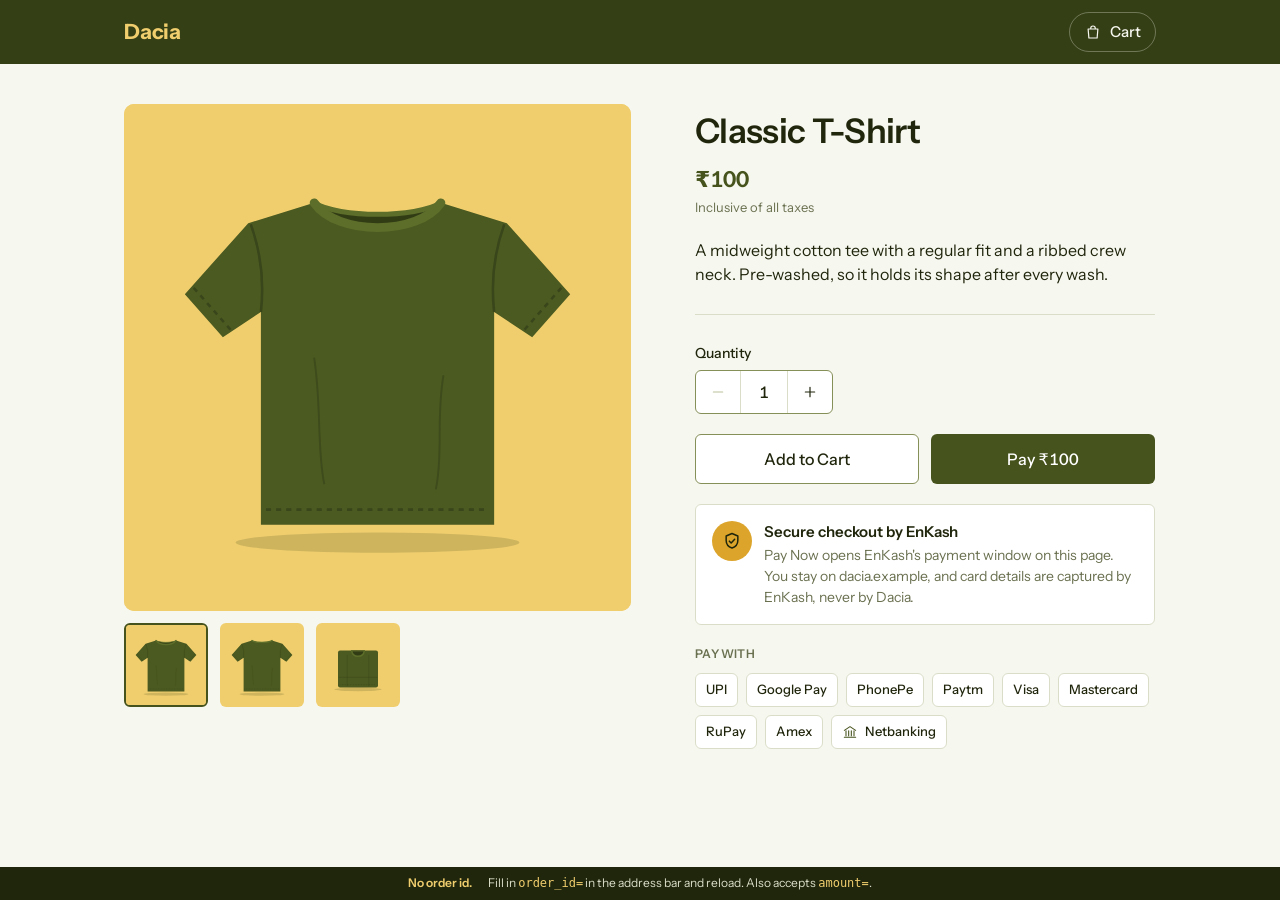
<file: demo-hosted-checkout/index.html>
<!doctype html>
<html lang="en">
<head>
<meta charset="utf-8">
<meta name="viewport" content="width=device-width, initial-scale=1">
<title>Classic T-Shirt | Dacia</title>
<link rel="preconnect" href="https://fonts.googleapis.com">
<link rel="preconnect" href="https://fonts.gstatic.com" crossorigin>
<link href="https://fonts.googleapis.com/css2?family=Instrument+Sans:wght@400;500;600;700&display=swap" rel="stylesheet">

<!--
  Dacia — demo storefront integrating EnKash Hosted Checkout (iframe overlay).

  Two screens, on purpose. "Pay Now" on the product page constructs the SDK and
  calls open(), so EnKash's checkout comes up as an overlay right here. When the
  SDK hands back a result, the order status screen renders it. There is no cart
  page and no checkout page: neither adds anything to a payments demo, and both
  put steps between the click and the thing being demonstrated.

  This page only ever touches window.EnkashCheckout's public surface.

  Order creation lives on the merchant's server and is out of scope here, so the
  order id arrives in the URL. Open the page bare and it rewrites its own address
  bar to `?order_id=&env=prod` for you to fill in:

    index.html                               → ?order_id=&env=prod
    index.html?order_id=ORD1784195236818VZuxB
    index.html?order_id=...&env=uat          (env: local | uat | prod, default prod)
    index.html?order_id=...&amount=100       (cosmetic storefront price, default 100)

  `amount` only drives the numbers printed on this page. The amount actually
  charged always comes from the order, and is shown by checkout inside the iframe.
-->

<style>
  :root {
    /* Olive */
    --olive-950: #20260c;
    --olive-800: #353f15;
    --olive-700: #46531c;
    --olive-500: #6a7150;
    --olive-400: #858f58;
    --olive-300: #b9c29a;
    --olive-200: #dadec8;
    --olive-100: #eceee1;
    --olive-50: #f6f7ef;
    /* Mustard */
    --mustard-700: #8a6400;
    --mustard-500: #dca42a;
    --mustard-300: #f0ce6e;
    --mustard-200: #f3dea0;
    --mustard-50: #fdf7e6;
    --white: #ffffff;

    --text: var(--olive-950);
    --muted: var(--olive-500);
    --line: var(--olive-200);
    --line-strong: var(--olive-400);
    --primary: var(--olive-700);
    --error: var(--mustard-700);

    --r-sm: 6px;
    --r-md: 10px;
    --shadow: 0 1px 2px rgba(53, 63, 21, 0.05), 0 8px 24px rgba(53, 63, 21, 0.07);
    --font: "Instrument Sans", system-ui, -apple-system, "Segoe UI", Roboto, "Helvetica Neue", Arial, sans-serif;
    color-scheme: light;
  }

  *, *::before, *::after { box-sizing: border-box; }
  [hidden] { display: none !important; }
  html { -webkit-text-size-adjust: 100%; }
  body {
    margin: 0;
    font-family: var(--font);
    font-size: 16px;
    line-height: 1.5;
    color: var(--text);
    background: var(--olive-50);
    font-variant-numeric: tabular-nums;
    -webkit-font-smoothing: antialiased;
  }
  h1, h2, h3, p, dl, dd, ol, fieldset { margin: 0; }
  button, input { font: inherit; color: inherit; }
  button { cursor: pointer; }
  svg { display: block; }

  :focus-visible { outline: 2px solid var(--olive-700); outline-offset: 2px; }
  h1[tabindex="-1"]:focus { outline: none; }

  .sr-only {
    position: absolute; width: 1px; height: 1px; padding: 0; margin: -1px;
    overflow: hidden; clip: rect(0 0 0 0); white-space: nowrap; border: 0;
  }

  .container { width: 100%; max-width: 1080px; margin: 0 auto; padding: 0 24px; }

  /* Header */
  .site-header { position: sticky; top: 0; z-index: 10; background: var(--olive-800); }
  .site-header__inner {
    max-width: 1080px; margin: 0 auto; padding: 0 24px; height: 64px;
    display: flex; align-items: center; justify-content: space-between;
  }
  .site-header :focus-visible { outline-color: var(--mustard-500); }
  .brand {
    background: none; border: 0; padding: 4px 0;
    color: var(--mustard-300); font-size: 21px; font-weight: 700; letter-spacing: -0.01em;
  }
  /* Display-only: there is no cart page to navigate to. */
  .cart-pill {
    display: inline-flex; align-items: center; gap: 8px;
    height: 40px; padding: 0 14px;
    border: 1px solid rgba(246, 247, 239, 0.3); border-radius: 999px;
    color: var(--olive-50); font-size: 15px; font-weight: 500;
  }
  .cart-pill__count {
    display: inline-grid; place-items: center;
    min-width: 22px; height: 22px; padding: 0 6px;
    border-radius: 999px; background: var(--mustard-500); color: var(--olive-950);
    font-size: 12px; font-weight: 700; line-height: 1;
  }
  .cart-pill__count.is-bumped { animation: bump 0.35s ease; }
  @keyframes bump { 40% { transform: scale(1.3); } }

  .view { padding: 40px 0 88px; }

  /* Buttons */
  .btn {
    display: inline-flex; align-items: center; justify-content: center; gap: 10px;
    height: 50px; padding: 0 24px;
    border: 1px solid transparent; border-radius: var(--r-sm);
    font-size: 16px; font-weight: 500; white-space: nowrap;
    transition: background-color 0.15s ease, border-color 0.15s ease;
  }
  .btn--primary { background: var(--primary); color: var(--white); }
  .btn--primary:hover { background: var(--olive-800); }
  .btn--primary[aria-disabled="true"] { background: #6b7843; cursor: progress; }
  .btn--primary:disabled { background: var(--olive-300); color: var(--olive-50); cursor: not-allowed; }
  .btn--secondary { background: var(--white); border-color: var(--line-strong); color: var(--text); }
  .btn--secondary:hover { border-color: var(--olive-700); }
  .btn--block { width: 100%; }
  .link-btn {
    background: none; border: 0; padding: 0; font-size: 14px; font-weight: 500;
    text-decoration: underline; text-decoration-color: var(--mustard-500);
    text-decoration-thickness: 2px; text-underline-offset: 4px;
  }
  .link-btn:hover { text-decoration-color: var(--olive-700); }

  /* Quantity stepper */
  .stepper {
    display: inline-flex; height: 44px;
    border: 1px solid var(--line-strong); border-radius: var(--r-sm); background: var(--white);
  }
  .field .stepper { justify-self: start; }
  .stepper__btn { width: 44px; border: 0; background: none; display: grid; place-items: center; }
  .stepper__btn:first-child { border-radius: var(--r-sm) 0 0 var(--r-sm); }
  .stepper__btn:last-child { border-radius: 0 var(--r-sm) var(--r-sm) 0; }
  .stepper__btn:hover { background: var(--olive-100); }
  .stepper__btn[aria-disabled="true"] { color: var(--olive-300); background: none; cursor: not-allowed; }
  .stepper__btn svg { width: 16px; height: 16px; }
  .stepper__input {
    width: 48px; border: 0; border-inline: 1px solid var(--line);
    background: none; text-align: center; font-weight: 500;
    appearance: textfield; -moz-appearance: textfield;
  }
  .stepper__input::-webkit-outer-spin-button,
  .stepper__input::-webkit-inner-spin-button { -webkit-appearance: none; margin: 0; }
  .stepper__input:focus-visible { outline-offset: -2px; }

  /* Product page */
  .pdp { display: grid; grid-template-columns: minmax(0, 1.1fr) minmax(0, 1fr); gap: 64px; align-items: start; }
  .gallery__main {
    aspect-ratio: 1 / 1; overflow: hidden;
    border-radius: var(--r-md); background: var(--mustard-300);
  }
  .gallery__main svg, .thumb svg { width: 100%; height: 100%; }
  .gallery__thumbs { display: flex; gap: 12px; margin-top: 12px; }
  .thumb {
    flex: 0 0 84px; aspect-ratio: 1 / 1; padding: 0; overflow: hidden;
    border: 2px solid transparent; border-radius: var(--r-sm); background: var(--mustard-300);
  }
  .thumb:hover { border-color: var(--olive-300); }
  .thumb[aria-pressed="true"] { border-color: var(--olive-700); }

  .pdp__info { max-width: 460px; padding-top: 8px; }
  .pdp__title { font-size: 34px; line-height: 1.15; font-weight: 600; letter-spacing: -0.02em; }
  .pdp__price { margin-top: 12px; font-size: 22px; font-weight: 600; color: var(--olive-700); }
  .pdp__tax { margin-top: 2px; font-size: 13px; color: var(--muted); }
  .pdp__desc { margin-top: 20px; max-width: 46ch; }
  .pdp__buy { display: grid; gap: 20px; margin-top: 28px; padding-top: 28px; border-top: 1px solid var(--line); }

  .field { display: grid; gap: 6px; align-content: start; }
  .field__label { font-size: 14px; font-weight: 500; }

  /* Buy actions — Pay Now is the primary path, Add to Cart is the aside */
  .buy-actions { display: grid; grid-template-columns: 1fr 1fr; gap: 12px; }
  .buy-actions .btn { padding: 0 16px; }

  .added {
    display: flex; align-items: flex-start; justify-content: space-between; gap: 16px;
    padding: 14px 16px; border: 1px solid var(--mustard-200); border-radius: var(--r-sm); background: var(--mustard-50);
  }
  .added.is-new { animation: settle 0.25s ease; }
  @keyframes settle { from { opacity: 0; transform: translateY(4px); } }
  .added__body { display: flex; gap: 10px; }
  .added__icon {
    flex: none; width: 20px; height: 20px; margin-top: 1px; border-radius: 50%;
    background: var(--olive-700); color: var(--white); display: grid; place-items: center;
  }
  .added__icon svg { width: 12px; height: 12px; }
  .added__title { font-size: 15px; font-weight: 600; }
  .added__meta { font-size: 14px; color: var(--muted); }
  .added .link-btn { flex: none; margin-top: 1px; }

  /* Checkout handoff reassurance, inline in the buy box */
  .trust {
    display: grid; grid-template-columns: 40px minmax(0, 1fr); gap: 12px; align-items: start;
    padding: 16px; border: 1px solid var(--line); border-radius: var(--r-sm); background: var(--white);
  }
  .trust__shield {
    width: 40px; height: 40px; display: grid; place-items: center;
    border-radius: 50%; background: var(--mustard-500); color: var(--olive-950);
  }
  .trust__shield svg { width: 20px; height: 20px; }
  .trust__title { font-size: 15px; font-weight: 600; }
  .trust__text { margin-top: 2px; font-size: 14px; color: var(--muted); }

  .accepts { display: grid; gap: 10px; }
  .accepts__label { font-size: 12px; font-weight: 600; letter-spacing: 0.02em; text-transform: uppercase; color: var(--muted); }
  .accepts__row { display: flex; flex-wrap: wrap; gap: 8px; }
  .chip {
    display: inline-flex; align-items: center; gap: 7px;
    height: 34px; padding: 0 10px;
    border: 1px solid var(--line); border-radius: var(--r-sm); background: var(--white);
    font-size: 13px; font-weight: 500;
  }
  .chip img { width: 18px; height: 18px; object-fit: contain; }
  .chip svg { width: 16px; height: 16px; color: var(--olive-700); }

  /* Alerts */
  .alert {
    display: grid; grid-template-columns: 20px minmax(0, 1fr); gap: 10px; align-items: start;
    padding: 14px 16px; border-radius: var(--r-sm); font-size: 14px;
  }
  .alert::before {
    content: ""; width: 20px; height: 20px; border-radius: 50%;
    background: currentColor no-repeat center / 12px 12px;
  }
  .alert strong { display: block; font-size: 15px; }
  .alert--info { border: 1px solid var(--mustard-200); background: var(--mustard-50); color: var(--olive-800); }
  .alert--info::before {
    background-image: url("data:image/svg+xml,%3Csvg xmlns='http://www.w3.org/2000/svg' viewBox='0 0 24 24' fill='%23fdf7e6'%3E%3Cpath d='M11 10h2v8h-2zM11 6h2v2.4h-2z'/%3E%3C/svg%3E");
  }
  .alert--error { border: 1px solid #e6c98f; background: #fdf3e2; color: var(--error); }
  .alert--error::before {
    background-image: url("data:image/svg+xml,%3Csvg xmlns='http://www.w3.org/2000/svg' viewBox='0 0 24 24' fill='%23fdf3e2'%3E%3Cpath d='M11 6h2v8h-2zM11 16h2v2h-2z'/%3E%3C/svg%3E");
  }

  .spinner {
    width: 16px; height: 16px; border-radius: 50%;
    border: 2px solid rgba(255, 255, 255, 0.35); border-top-color: var(--white);
    animation: spin 0.8s linear infinite;
  }
  @keyframes spin { to { transform: rotate(360deg); } }

  /* Order status */
  .status { display: grid; place-items: center; }
  .status__card {
    width: 100%; max-width: 520px; padding: 40px 32px 32px; text-align: center; background: var(--white);
    border: 1px solid var(--line); border-radius: var(--r-md); box-shadow: var(--shadow);
  }
  .status__icon {
    width: 60px; height: 60px; margin: 0 auto; border-radius: 50%;
    background: var(--mustard-500); color: var(--olive-950); display: grid; place-items: center;
    animation: pop 0.35s ease both;
  }
  .status__icon svg { width: 28px; height: 28px; }
  .status__icon--fail { background: var(--olive-200); }
  @keyframes pop { from { transform: scale(0.6); opacity: 0; } }
  .status__title { margin-top: 20px; font-size: 26px; line-height: 1.2; font-weight: 600; letter-spacing: -0.02em; }
  .status__text { max-width: 42ch; margin: 8px auto 0; font-size: 15px; color: var(--muted); }
  .status__item {
    display: grid; grid-template-columns: 56px minmax(0, 1fr); gap: 12px; align-items: center;
    margin-top: 28px; padding: 12px; text-align: left;
    border: 1px solid var(--line); border-radius: var(--r-sm); background: var(--olive-50);
  }
  .status__thumb { width: 56px; aspect-ratio: 1 / 1; overflow: hidden; border-radius: var(--r-sm); background: var(--mustard-300); }
  .status__thumb svg { width: 100%; height: 100%; }
  .status__name { font-size: 15px; font-weight: 500; }
  .status__qty { font-size: 13px; color: var(--muted); }
  .receipt { margin: 20px 0 28px; text-align: left; border-top: 1px solid var(--line); }
  .receipt > div { display: flex; justify-content: space-between; gap: 16px; padding: 12px 0; border-bottom: 1px solid var(--line); font-size: 15px; }
  .receipt dt { color: var(--muted); }
  .receipt dd { font-weight: 500; text-align: right; word-break: break-all; }
  .status__actions { display: grid; gap: 10px; }

  /* Demo config strip */
  .demobar {
    position: fixed; inset: auto 0 0 0; z-index: 9;
    display: flex; flex-wrap: wrap; gap: 6px 16px; align-items: center; justify-content: center;
    padding: 8px 16px; background: var(--olive-950); color: var(--olive-200);
    font-size: 12px; line-height: 1.4;
  }
  .demobar code { color: var(--mustard-300); font-family: ui-monospace, SFMono-Regular, Menlo, monospace; }
  .demobar__warn { color: var(--mustard-300); font-weight: 600; }

  /* Responsive */
  @media (max-width: 860px) {
    .pdp { grid-template-columns: 1fr; gap: 32px; }
    .pdp__info { max-width: none; padding-top: 0; }
  }
  @media (max-width: 600px) {
    .container, .site-header__inner { padding: 0 16px; }
    .view { padding: 24px 0 72px; }
    .pdp__title { font-size: 28px; }
    .thumb { flex: 1 1 0; max-width: 96px; }
    /* Pay Now stays on top when the buttons stack. */
    .buy-actions { grid-template-columns: 1fr; }
    .buy-actions #pay-now { order: -1; }
    .status__card { padding: 32px 20px 24px; }
  }
  @media (prefers-reduced-motion: reduce) {
    *, *::before, *::after { animation-duration: 0.01ms !important; animation-iteration-count: 1 !important; transition-duration: 0.01ms !important; }
  }
</style>
</head>
<body>

<header class="site-header">
  <div class="site-header__inner">
    <button class="brand" type="button" data-nav="product">Dacia</button>
    <div class="cart-pill" id="cart-pill" aria-live="polite" aria-label="Cart, 0 items">
      <svg viewBox="0 0 24 24" width="18" height="18" fill="none" stroke="currentColor" stroke-width="1.6" stroke-linejoin="round" aria-hidden="true"><path d="M5.5 8h13l-1 12h-11l-1-12z"/><path d="M9 8V7a3 3 0 0 1 6 0v1"/></svg>
      <span>Cart</span>
      <span class="cart-pill__count" id="cart-count" hidden>0</span>
    </div>
  </div>
</header>

<main>
  <!-- Product -->
  <section class="view" id="view-product" data-view="product" aria-labelledby="product-title">
    <div class="container pdp">
      <div class="gallery">
        <div class="gallery__main" id="main-image" role="img" aria-label="Classic T-Shirt, front view"></div>
        <div class="gallery__thumbs" role="group" aria-label="Product images">
          <button class="thumb" type="button" aria-pressed="true" aria-label="Show front view"></button>
          <button class="thumb" type="button" aria-pressed="false" aria-label="Show back view"></button>
          <button class="thumb" type="button" aria-pressed="false" aria-label="Show folded view"></button>
        </div>
      </div>

      <div class="pdp__info">
        <h1 class="pdp__title" id="product-title" tabindex="-1">Classic T-Shirt</h1>
        <p class="pdp__price" id="pdp-price">₹100</p>
        <p class="pdp__tax">Inclusive of all taxes</p>
        <p class="pdp__desc">A midweight cotton tee with a regular fit and a ribbed crew neck. Pre-washed, so it holds its shape after every wash.</p>

        <div class="pdp__buy">
          <div class="field">
            <label class="field__label" for="pdp-qty">Quantity</label>
            <div class="stepper" id="pdp-stepper">
              <button class="stepper__btn" type="button" data-step="-1" aria-label="Decrease quantity"><svg viewBox="0 0 24 24" fill="none" stroke="currentColor" stroke-width="1.8" stroke-linecap="round" aria-hidden="true"><path d="M5 12h14"/></svg></button>
              <input class="stepper__input" id="pdp-qty" type="number" inputmode="numeric" min="1" max="10" value="1">
              <button class="stepper__btn" type="button" data-step="1" aria-label="Increase quantity"><svg viewBox="0 0 24 24" fill="none" stroke="currentColor" stroke-width="1.8" stroke-linecap="round" aria-hidden="true"><path d="M12 5v14M5 12h14"/></svg></button>
            </div>
          </div>

          <div class="buy-actions">
            <button class="btn btn--secondary" id="add-to-cart" type="button">Add to Cart</button>
            <button class="btn btn--primary" id="pay-now" type="button">
              <span class="spinner" id="pay-spinner" aria-hidden="true" hidden></span>
              <span id="pay-label">Pay ₹100</span>
            </button>
          </div>

          <div class="added" id="added" hidden>
            <div class="added__body">
              <span class="added__icon" aria-hidden="true"><svg viewBox="0 0 24 24" fill="none" stroke="currentColor" stroke-width="3" stroke-linecap="round" stroke-linejoin="round"><path d="M5 12.5l4.5 4.5L19 7.5"/></svg></span>
              <div>
                <p class="added__title" id="added-title">Added to cart</p>
                <p class="added__meta" id="added-meta"></p>
              </div>
            </div>
          </div>

          <div class="alert alert--error" id="buy-alert" hidden>
            <div>
              <strong id="buy-alert-title">Something went wrong</strong>
              <span id="buy-alert-text"></span>
            </div>
          </div>

          <div class="trust">
            <span class="trust__shield" aria-hidden="true">
              <svg viewBox="0 0 24 24" fill="none" stroke="currentColor" stroke-width="1.8" stroke-linecap="round" stroke-linejoin="round"><path d="M12 3l7 3v5.5c0 4.2-2.9 7.6-7 9-4.1-1.4-7-4.8-7-9V6l7-3z"/><path d="M8.8 12.2l2.2 2.2 4.2-4.4"/></svg>
            </span>
            <div>
              <p class="trust__title">Secure checkout by EnKash</p>
              <p class="trust__text">Pay Now opens EnKash's payment window on this page. You stay on dacia.example, and card details are captured by EnKash, never by Dacia.</p>
            </div>
          </div>

          <div class="accepts">
            <p class="accepts__label">Pay with</p>
            <div class="accepts__row" id="accepts-row"></div>
          </div>
        </div>
      </div>
    </div>
  </section>

  <!-- Order status -->
  <section class="view" id="view-status" data-view="status" aria-labelledby="status-title" hidden>
    <div class="container status">
      <div class="status__card">
        <div class="status__icon" id="status-icon" aria-hidden="true"><svg viewBox="0 0 24 24" fill="none" stroke="currentColor" stroke-width="2.4" stroke-linecap="round" stroke-linejoin="round"><path d="M5 12.5l4.5 4.5L19 7.5"/></svg></div>
        <h1 class="status__title" id="status-title" tabindex="-1">Order placed</h1>
        <p class="status__text" id="status-text">Thanks — we've got your payment and your order is confirmed.</p>

        <div class="status__item">
          <div class="status__thumb" id="status-thumb" aria-hidden="true"></div>
          <div>
            <p class="status__name">Classic T-Shirt</p>
            <p class="status__qty" id="status-qty">Qty 1</p>
          </div>
        </div>

        <dl class="receipt" id="receipt"></dl>

        <div class="status__actions">
          <button class="btn btn--primary btn--block" type="button" data-nav="product">Back to store</button>
          <button class="btn btn--secondary btn--block" id="retry-btn" type="button" hidden>Try payment again</button>
        </div>
      </div>
    </div>
  </section>
</main>

<div class="demobar" id="demobar"></div>
<div class="sr-only" id="announcer" aria-live="polite"></div>

<script src="../checkout-sdk.js"></script>
<script>
(function () {
  'use strict';

  /* ======================================================================
   * Demo wiring — order id / env / cosmetic price come from the URL
   * ==================================================================== */

  var DEFAULT_ENV = 'prod';

  var params = new URLSearchParams(window.location.search);
  seedUrlParams(params);

  var ORDER_ID = (params.get('order_id') || params.get('orderId') || '').trim();
  var ENV = (params.get('env') || DEFAULT_ENV).trim().toLowerCase();
  var MERCHANT_ACCESS_KEY = (params.get('merchantAccessKey') || params.get('key') || '').trim();
  var parsedAmount = Number(params.get('amount'));
  var UNIT_PRICE = parsedAmount > 0 ? parsedAmount : 100;

  /**
   * Opening the page bare rewrites the address bar to `?order_id=&env=prod`, so
   * the knobs this demo needs are sitting there to be filled in rather than
   * typed from memory. replaceState keeps it out of the back-history, and the
   * rewrite is cosmetic: `params` above is already the seeded copy, so nothing
   * downstream depends on the reload.
   */
  function seedUrlParams(current) {
    var changed = false;

    if (!current.has('order_id') && !current.has('orderId')) {
      current.set('order_id', '');
      changed = true;
    }
    if (!current.has('env')) {
      current.set('env', DEFAULT_ENV);
      changed = true;
    }
    if (!current.has('merchantAccessKey') && !current.has('key')) {
      current.set('merchantAccessKey', '');
      changed = true;
    }
    if (!changed) return;

    try {
      window.history.replaceState(
        null, '', window.location.pathname + '?' + current.toString() + window.location.hash
      );
    } catch (e) {
      // Some browsers refuse replaceState on file:// URLs. Harmless — the demo
      // bar still says which params to add.
    }
  }

  var ASSET_BASES = {
    prod: 'https://checkoutv3.enkash.com/assets',
    uat: 'https://checkout-uat-v3.enkash.in/assets',
    local: 'https://checkoutv3.enkash.com/assets'
  };
  var ASSET_BASE = ASSET_BASES[ENV] || ASSET_BASES.prod;

  var PRODUCT = { name: 'Classic T-Shirt' };
  var MIN_QTY = 1;
  var MAX_QTY = 10;
  var TITLES = {
    product: 'Classic T-Shirt | Dacia',
    status: 'Order status | Dacia'
  };

  var state = { image: 0, qty: 1, cartQty: 0, paying: false, result: null, paidQty: 1 };

  function $(sel, root) { return (root || document).querySelector(sel); }
  function $$(sel, root) { return Array.prototype.slice.call((root || document).querySelectorAll(sel)); }
  function inr(n) { return '\u20B9' + Number(n).toLocaleString('en-IN'); }
  function itemsLabel(n) { return n + (n === 1 ? ' item' : ' items'); }
  function clamp(n) { return Math.min(MAX_QTY, Math.max(MIN_QTY, n)); }

  function announce(msg) {
    var el = $('#announcer');
    el.textContent = '';
    window.setTimeout(function () { el.textContent = msg; }, 60);
  }

  function escapeHtml(value) {
    return String(value).replace(/[&<>"']/g, function (ch) {
      return { '&': '&amp;', '<': '&lt;', '>': '&gt;', '"': '&quot;', "'": '&#39;' }[ch];
    });
  }

  /* ---------- Demo config strip ---------- */
  function renderDemoBar() {
    var bar = $('#demobar');
    if (!ORDER_ID) {
      bar.innerHTML =
        '<span class="demobar__warn">No order id.</span>' +
        '<span>Fill in <code>order_id=</code> in the address bar and reload. ' +
        'Also accepts <code>amount=</code>.</span>';
      return;
    }
    bar.innerHTML =
      '<span>EnKash hosted checkout demo</span>' +
      '<span>order <code>' + escapeHtml(ORDER_ID) + '</code></span>' +
      '<span>env <code>' + escapeHtml(ENV) + '</code></span>';
  }

  /* ---------- Accepted-methods chips (logos from EnKash's asset host) ---------- */
  var ACCEPTS = [
    { label: 'UPI', icon: 'upi/other-upi.svg' },
    { label: 'Google Pay', icon: 'upi/gpay-symbol.svg' },
    { label: 'PhonePe', icon: 'upi/phonepe-symbol.svg' },
    { label: 'Paytm', icon: 'upi/paytm-symbol.svg' },
    { label: 'Visa', icon: 'cards/visa.svg' },
    { label: 'Mastercard', icon: 'cards/mastercard.svg' },
    { label: 'RuPay', icon: 'cards/rupay.svg' },
    { label: 'Amex', icon: 'cards/amex.svg' }
  ];

  var BANK_GLYPH =
    '<svg viewBox="0 0 24 24" fill="none" stroke="currentColor" stroke-width="1.6" stroke-linecap="round" stroke-linejoin="round" aria-hidden="true">' +
    '<path d="M3.5 9.5L12 4l8.5 5.5"/><path d="M6 10v7.5M10 10v7.5M14 10v7.5M18 10v7.5M3.5 20h17"/></svg>';

  function renderAccepts() {
    var host = $('#accepts-row');
    ACCEPTS.forEach(function (item) {
      var chip = document.createElement('span');
      chip.className = 'chip';
      var img = document.createElement('img');
      img.alt = '';
      img.src = ASSET_BASE + '/' + item.icon;
      // Asset host is not guaranteed to carry every file; drop the mark rather
      // than leave a broken image in a demo.
      img.addEventListener('error', function () { img.remove(); });
      var text = document.createElement('span');
      text.textContent = item.label;
      chip.appendChild(img);
      chip.appendChild(text);
      host.appendChild(chip);
    });

    var nb = document.createElement('span');
    nb.className = 'chip';
    nb.innerHTML = BANK_GLYPH + '<span>Netbanking</span>';
    host.appendChild(nb);
  }

  /* ======================================================================
   * Product images (inline duotone SVG)
   * ==================================================================== */

  var BACKDROP = '#f0ce6e', BODY = '#4b5a20', RIB = '#5d6e2a', INSIDE = '#323c14', SEAM = '#39451a';

  function svg(inner) {
    return '<svg viewBox="0 0 400 400" xmlns="http://www.w3.org/2000/svg" aria-hidden="true" focusable="false">' +
      '<rect width="400" height="400" fill="' + BACKDROP + '"/>' + inner + '</svg>';
  }
  var SHADOW = '<ellipse cx="200" cy="346" rx="112" ry="8" fill="#353f15" fill-opacity=".18"/>';
  var DETAILS =
    '<path d="M108 164 Q112 128 100 95" fill="none" stroke="' + SEAM + '" stroke-width="2"/>' +
    '<path d="M292 164 Q288 128 300 95" fill="none" stroke="' + SEAM + '" stroke-width="2"/>' +
    '<path d="M55 145 L84 178" stroke="' + SEAM + '" stroke-width="2" stroke-dasharray="4 4"/>' +
    '<path d="M345 145 L316 178" stroke="' + SEAM + '" stroke-width="2" stroke-dasharray="4 4"/>' +
    '<path d="M112 320 H288" stroke="' + SEAM + '" stroke-width="2" stroke-dasharray="4 4"/>' +
    '<path d="M150 200 C156 240 152 270 158 300" fill="none" stroke="' + SEAM + '" stroke-opacity=".7" stroke-width="1.5"/>' +
    '<path d="M252 214 C246 250 252 276 246 304" fill="none" stroke="' + SEAM + '" stroke-opacity=".7" stroke-width="1.5"/>';
  var SILHOUETTE = 'M150 78 L98 94 L48 150 L78 184 L108 164 L108 332 L292 332 L292 164 L322 184 L352 150 L302 94 L250 78';

  var IMAGES = [
    {
      label: 'front view',
      svg: svg(SHADOW +
        '<path d="' + SILHOUETTE + ' C232 104 168 104 150 78 Z" fill="' + BODY + '"/>' +
        '<path d="M150 78 C170 90 230 90 250 78 C232 104 168 104 150 78 Z" fill="' + INSIDE + '"/>' +
        '<path d="M150 78 C170 90 230 90 250 78" fill="none" stroke="' + RIB + '" stroke-width="4"/>' +
        '<path d="M150 78 C168 104 232 104 250 78" fill="none" stroke="' + RIB + '" stroke-width="7" stroke-linecap="round"/>' +
        DETAILS)
    },
    {
      label: 'back view',
      svg: svg(SHADOW +
        '<path d="' + SILHOUETTE + ' C230 90 170 90 150 78 Z" fill="' + BODY + '"/>' +
        '<path d="M150 78 C170 90 230 90 250 78" fill="none" stroke="' + RIB + '" stroke-width="7" stroke-linecap="round"/>' +
        DETAILS)
    },
    {
      label: 'folded',
      svg: svg(
        '<ellipse cx="200" cy="322" rx="118" ry="9" fill="#353f15" fill-opacity=".18"/>' +
        '<rect x="100" y="128" width="200" height="184" rx="10" fill="' + BODY + '"/>' +
        '<path d="M146 150 V306 M254 150 V306 M104 262 H296" stroke="' + SEAM + '" stroke-width="2"/>' +
        '<path d="M112 298 H288" stroke="' + SEAM + '" stroke-width="2" stroke-dasharray="4 4"/>' +
        '<path d="M168 128 H232 C226 166 174 166 168 128 Z" fill="' + INSIDE + '"/>' +
        '<path d="M169 130 H231" stroke="' + RIB + '" stroke-width="4"/>' +
        '<path d="M168 128 C174 166 226 166 232 128" fill="none" stroke="' + RIB + '" stroke-width="7" stroke-linecap="round"/>')
    }
  ];

  function renderGallery() {
    var img = IMAGES[state.image];
    var main = $('#main-image');
    main.innerHTML = img.svg;
    main.setAttribute('aria-label', PRODUCT.name + ', ' + img.label);
    $$('.thumb').forEach(function (t, i) { t.setAttribute('aria-pressed', String(i === state.image)); });
  }

  /* ======================================================================
   * Quantity
   * ==================================================================== */

  function setQty(n) {
    state.qty = n;
    var root = $('#pdp-stepper');
    var input = $('.stepper__input', root);
    if (input.value !== String(n)) input.value = n;
    $('[data-step="-1"]', root).setAttribute('aria-disabled', String(n <= MIN_QTY));
    $('[data-step="1"]', root).setAttribute('aria-disabled', String(n >= MAX_QTY));
    if (!state.paying) $('#pay-label').textContent = 'Pay ' + inr(n * UNIT_PRICE);
  }

  (function bindStepper() {
    var root = $('#pdp-stepper');
    var input = $('.stepper__input', root);
    root.addEventListener('click', function (e) {
      var btn = e.target.closest('[data-step]');
      if (!btn || btn.getAttribute('aria-disabled') === 'true') return;
      setQty(clamp(state.qty + Number(btn.getAttribute('data-step'))));
    });
    input.addEventListener('input', function () {
      var n = parseInt(input.value, 10);
      if (n >= MIN_QTY && n <= MAX_QTY && n !== state.qty) setQty(n);
    });
    input.addEventListener('change', function () {
      setQty(clamp(parseInt(input.value, 10) || MIN_QTY));
    });
  })();

  /* ---------- Cart indicator (display only — there is no cart page) ---------- */
  function renderCartCount(bump) {
    var count = $('#cart-count');
    count.textContent = state.cartQty;
    count.hidden = state.cartQty === 0;
    $('#cart-pill').setAttribute('aria-label', 'Cart, ' + itemsLabel(state.cartQty));
    if (bump && state.cartQty > 0) {
      count.classList.remove('is-bumped');
      void count.offsetWidth;
      count.classList.add('is-bumped');
    }
  }

  $('#add-to-cart').addEventListener('click', function () {
    var before = state.cartQty;
    state.cartQty = Math.min(MAX_QTY, state.cartQty + state.qty);
    var added = state.cartQty - before;
    renderCartCount(true);

    var meta;
    if (added === 0) {
      meta = 'Your cart already has the maximum of ' + MAX_QTY + '.';
    } else {
      meta = PRODUCT.name + ' \u00D7 ' + added + '. Your cart has ' + itemsLabel(state.cartQty) + '.';
      if (added < state.qty) meta += ' The limit is ' + MAX_QTY + ' per order.';
    }
    $('#added-meta').textContent = meta;
    $('#added-title').textContent = added === 0 ? 'Cart is full' : 'Added to cart';

    var box = $('#added');
    box.hidden = false;
    box.classList.remove('is-new');
    void box.offsetWidth;
    box.classList.add('is-new');
    announce((added === 0 ? 'Cart is full. ' : 'Added to cart. ') + meta);
  });

  /* ======================================================================
   * Navigation — two screens only
   * ==================================================================== */

  function go(view) {
    if (state.paying) return;
    if (view === 'status' && !state.result) view = 'product';

    $$('.view').forEach(function (v) { v.hidden = v.getAttribute('data-view') !== view; });
    if (view === 'product') {
      $('#added').hidden = true;
      hideBuyAlert();
    }

    document.title = TITLES[view];
    window.scrollTo(0, 0);
    var heading = $('#view-' + view + ' h1');
    if (heading) heading.focus({ preventScroll: true });
  }

  document.addEventListener('click', function (e) {
    var target = e.target.closest('[data-nav]');
    if (!target) return;
    e.preventDefault();
    go(target.getAttribute('data-nav'));
  });

  function showBuyAlert(title, text) {
    $('#buy-alert-title').textContent = title;
    $('#buy-alert-text').textContent = text;
    $('#buy-alert').hidden = false;
    announce(title);
  }

  function hideBuyAlert() { $('#buy-alert').hidden = true; }

  /* ======================================================================
   * EnKash hosted checkout
   * ==================================================================== */

  function setPaying(on) {
    state.paying = on;
    $('#pay-now').setAttribute('aria-disabled', String(on));
    $('#pay-spinner').hidden = !on;
    $('#pay-label').textContent = on ? 'Opening checkout\u2026' : 'Pay ' + inr(state.qty * UNIT_PRICE);
  }

  function openCheckout() {
    if (state.paying) return;
    if (!ORDER_ID) {
      showBuyAlert(
        'Demo not configured',
        'The order_id param is empty. Fill it in in the address bar \u2014 it\u2019s already there, ' +
        'as ?order_id=&env=' + ENV + ' \u2014 then reload.'
      );
      return;
    }

    hideBuyAlert();
    $('#added').hidden = true;
    setPaying(true);
    // Snapshot the quantity now: the status screen should report what was bought,
    // not whatever the stepper reads later.
    state.paidQty = state.qty;

    var checkout;
    try {
      checkout = new window.EnkashCheckout({
        order_id: ORDER_ID,
        merchantAccessKey: MERCHANT_ACCESS_KEY,
        env: ENV,

        // Single outcome channel. Fires once, for every real transaction
        // outcome, and for "checkout never came up" too.
        handler: function (response) {
          setPaying(false);
          if (response && response.reason === 'checkout_unavailable') {
            showBuyAlert(
              'Checkout could not be opened',
              'EnKash checkout did not load. Check the order id and the environment, then try again.'
            );
            return;
          }
          state.result = response || {};
          renderStatus(state.result);
          go('status');
        },

        modal: {
          // Voluntary close only — never an outcome.
          ondismiss: function () {
            setPaying(false);
            showBuyAlert(
              'Checkout closed',
              'You closed the payment window before finishing. Nothing was charged \u2014 pay whenever you\u2019re ready.'
            );
          },
          escape: true,
          // Left off on purpose: a stray backdrop click mid-payment should not
          // tear the checkout down.
          backdropclose: false
        }
      });
    } catch (err) {
      setPaying(false);
      showBuyAlert('Checkout could not be opened', err && err.message ? err.message : String(err));
      return;
    }

    checkout.open();
  }

  $('#pay-now').addEventListener('click', openCheckout);

  /* ======================================================================
   * Order status
   * ==================================================================== */

  var STATUS_COPY = {
    success: {
      title: 'Order placed',
      text: 'Thanks \u2014 we\u2019ve got your payment and your order is confirmed. A receipt is on its way to your email.',
      fail: false
    },
    cancelled: {
      title: 'Payment cancelled',
      text: 'The payment was cancelled and nothing was charged. Your order is still waiting whenever you want to retry.',
      fail: true
    },
    failed: {
      title: 'Payment failed',
      text: 'The payment did not go through and nothing was charged. You can try again with another method.',
      fail: true
    }
  };

  // Field order for the receipt; anything else the gateway sent is appended
  // underneath so nothing useful gets silently dropped in a demo.
  var RECEIPT_FIELDS = [
    ['order_id', 'Order ID'],
    ['payment_id', 'Payment ID'],
    ['payment_mode', 'Paid with'],
    ['amount', 'Amount'],
    ['currency', 'Currency'],
    ['signature', 'Signature']
  ];
  var RECEIPT_SKIP = { payment_status: true, status: true, reason: true };

  function renderStatus(payload) {
    var status = String(payload.payment_status || payload.status || 'failed').toLowerCase();
    var copy = STATUS_COPY[status] || STATUS_COPY.failed;

    $('#status-title').textContent = copy.title;
    $('#status-text').textContent = copy.text;
    $('#status-icon').innerHTML = copy.fail
      ? '<svg viewBox="0 0 24 24" fill="none" stroke="currentColor" stroke-width="2.4" stroke-linecap="round" stroke-linejoin="round"><path d="M7 7l10 10M17 7L7 17"/></svg>'
      : '<svg viewBox="0 0 24 24" fill="none" stroke="currentColor" stroke-width="2.4" stroke-linecap="round" stroke-linejoin="round"><path d="M5 12.5l4.5 4.5L19 7.5"/></svg>';
    $('#status-icon').classList.toggle('status__icon--fail', copy.fail);
    $('#status-qty').textContent = 'Qty ' + state.paidQty;
    $('#retry-btn').hidden = !copy.fail;

    var rows = [];
    var shown = {};
    RECEIPT_FIELDS.forEach(function (field) {
      var value = payload[field[0]];
      if (value == null || value === '') return;
      shown[field[0]] = true;
      var display = field[0] === 'amount' ? inr(value)
        : field[0] === 'signature' ? shorten(String(value))
        : String(value);
      rows.push(row(field[1], display));
    });
    Object.keys(payload).forEach(function (key) {
      if (shown[key] || RECEIPT_SKIP[key]) return;
      var value = payload[key];
      if (value == null || value === '' || typeof value === 'object') return;
      rows.push(row(key, String(value)));
    });
    rows.push(row('Status', status));

    $('#receipt').innerHTML = rows.join('');

    // A paid order is done with: clear the cosmetic cart so the store does not
    // still claim items are pending.
    if (!copy.fail) {
      state.cartQty = 0;
      renderCartCount(false);
    }
    announce(copy.title);
  }

  function row(label, value) {
    return '<div><dt>' + escapeHtml(label) + '</dt><dd>' + escapeHtml(value) + '</dd></div>';
  }

  function shorten(value) {
    return value.length > 28 ? value.slice(0, 28) + '\u2026' : value;
  }

  // Retry goes straight back into checkout: the customer already asked to pay
  // once, so making them find the button again is friction for no gain.
  $('#retry-btn').addEventListener('click', function () {
    state.result = null;
    go('product');
    openCheckout();
  });

  /* ======================================================================
   * Init
   * ==================================================================== */

  $$('.thumb').forEach(function (thumb, i) {
    thumb.innerHTML = IMAGES[i].svg;
    thumb.addEventListener('click', function () { state.image = i; renderGallery(); });
  });
  $('#status-thumb').innerHTML = IMAGES[0].svg;

  $('#pdp-price').textContent = inr(UNIT_PRICE);

  renderGallery();
  renderAccepts();
  renderDemoBar();
  setQty(1);
  renderCartCount(false);
})();
</script>
</body>
</html>
</file>
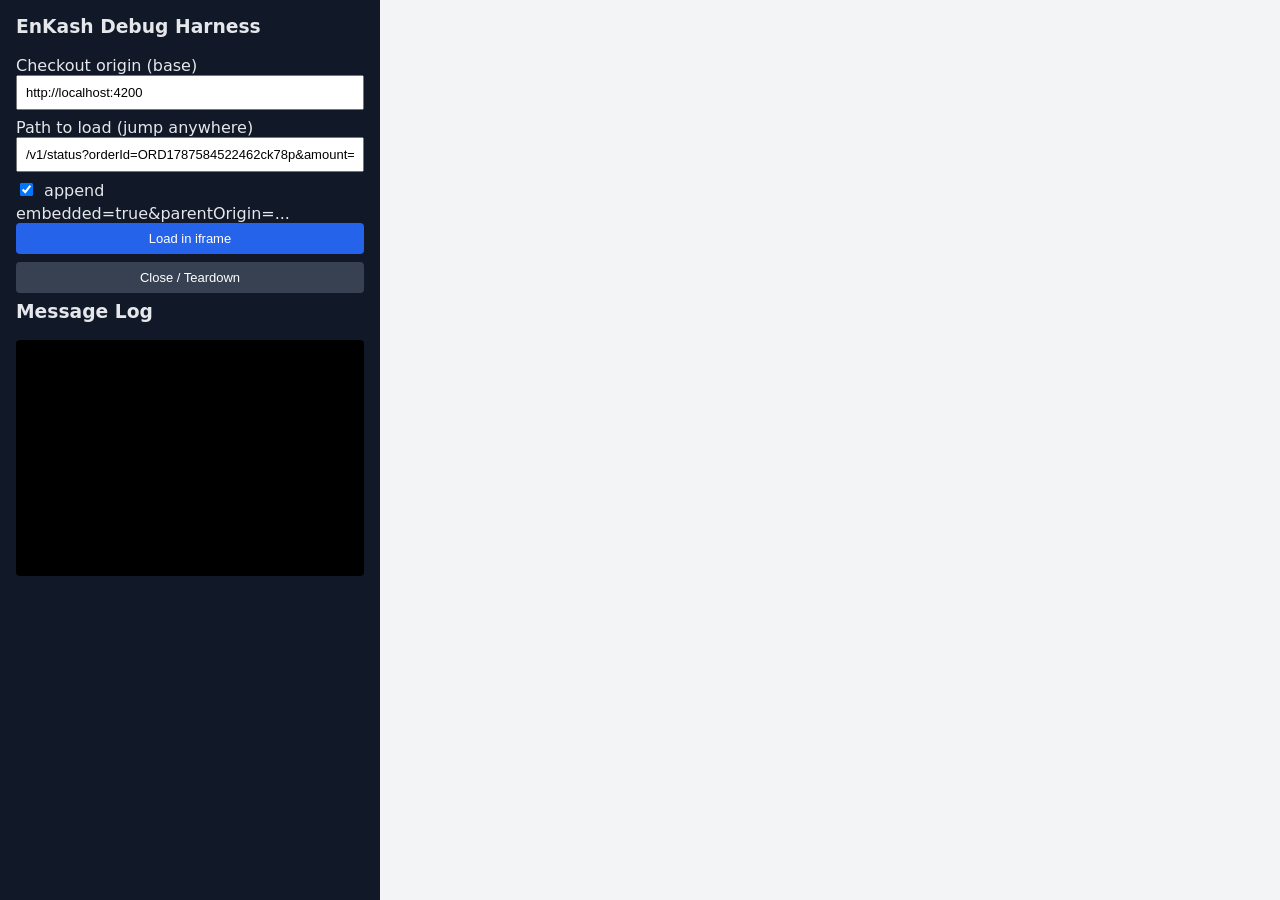
<file: checkout-debug.html>
<!DOCTYPE html>
<html>
<head>
  <meta charset="utf-8" />
  <title>EnKash Checkout — Debug Harness</title>
  <style>
    body { font-family: system-ui, sans-serif; margin: 0; display: flex; height: 100vh; }
    #controls {
      width: 380px; padding: 16px; background: #111827; color: #e5e7eb;
      overflow-y: auto; box-sizing: border-box; flex-shrink: 0;
    }
    #controls h3 { margin-top: 0; }
    #controls input, #controls button {
      width: 100%; padding: 8px; margin-bottom: 8px; box-sizing: border-box;
      font-size: 13px;
    }
    #controls button { cursor: pointer; background: #2563eb; color: white; border: none; border-radius: 4px; }
    #controls button.secondary { background: #374151; }
    #stage {
      flex: 1; position: relative; background: #f3f4f6;
      display: flex; align-items: center; justify-content: center;
    }
    #overlay {
      display: none; position: absolute; inset: 0; background: rgba(0,0,0,0.5);
      align-items: center; justify-content: center;
    }
    #frame {
      border: 0; width: 1115px; height: 646px; max-width: 100%; max-height: 100%;
      background: transparent; border-radius: 12px;
    }
    #log {
      background: #000; color: #4ade80; font-family: monospace; font-size: 11px;
      padding: 8px; height: 220px; overflow-y: auto; white-space: pre-wrap; word-break: break-all;
      border-radius: 4px;
    }
    .log-line { margin-bottom: 6px; border-bottom: 1px solid #1f2937; padding-bottom: 4px; }
    .log-line.in { color: #4ade80; }
    .log-line.out { color: #60a5fa; }
    .log-line.err { color: #f87171; }
  </style>
</head>
<body>

  <div id="controls">
    <h3>EnKash Debug Harness</h3>

    <label>Checkout origin (base)</label>
    <input id="baseUrl" value="http://localhost:4200" />

    <label>Path to load (jump anywhere)</label>
    <input id="path" value="/v1/status?orderId=ORD1787584522462ck78p&amount=10.00&finalAmount=10.00&transactionAmount=10.00&status=SUCCESS&uniqueTransactionId=EK58110VWCF&txnMessage=Completed.&txnDate=2026-08-24%2020:46:02&currency=INR&return_url=https:%2F%2Fkashflo-uat.enkash.in%2Fapi%2Fv0%2Fpayment%2Ffinalize&orderStatus=PAID&transactionId=EK1787584557962GwZaa&paymentMode=NET_BANKING" />

    <label>
      <input type="checkbox" id="embedFlag" checked style="width:auto;display:inline-block;margin-right:6px;" />
      append embedded=true&parentOrigin=...
    </label>

    <button id="loadBtn">Load in iframe</button>
    <button id="closeBtn" class="secondary">Close / Teardown</button>

    <h3>Message Log</h3>
    <div id="log"></div>
  </div>

  <div id="stage">
    <div id="overlay">
      <iframe id="frame" title="EnKash Checkout Debug"
        sandbox="allow-scripts allow-same-origin allow-forms allow-popups allow-top-navigation-by-user-activation">
      </iframe>
    </div>
  </div>

  <script>
    var overlay = document.getElementById('overlay');
    var frame = document.getElementById('frame');
    var logEl = document.getElementById('log');
    var currentOrigin = null;

    function log(direction, msg) {
      var line = document.createElement('div');
      line.className = 'log-line ' + direction;
      var ts = new Date().toLocaleTimeString();
      line.textContent = '[' + ts + '] ' + msg;
      logEl.appendChild(line);
      logEl.scrollTop = logEl.scrollHeight;
    }

    document.getElementById('loadBtn').addEventListener('click', function () {
      var base = document.getElementById('baseUrl').value.trim().replace(/\/$/, '');
      var path = document.getElementById('path').value.trim();
      var appendEmbed = document.getElementById('embedFlag').checked;

      currentOrigin = new URL(base).origin;

      var sep = path.indexOf('?') === -1 ? '?' : '&';
      var url = base + path;
      if (appendEmbed) {
        url += sep + 'embedded=true&parentOrigin=' + encodeURIComponent(window.location.origin);
      }

      log('out', 'Loading: ' + url);
      frame.src = url;
      overlay.style.display = 'flex';
    });

    document.getElementById('closeBtn').addEventListener('click', function () {
      frame.src = 'about:blank';
      overlay.style.display = 'none';
      log('out', 'Torn down manually');
    });

    window.addEventListener('message', function (event) {
      // Log everything during debugging — don't filter by origin yet, so you can see
      // stray messages too. Tighten this once you're past debugging.
      var data = event.data || {};
      log('in', 'FROM ' + event.origin + ' — type: ' + data.type + ' — payload: ' + JSON.stringify(data.payload) + ' — messageId: ' + data.messageId);

      // Auto-ack, same as the real SDK would, so the app's ack-based flows don't stall.
      if (data.type === 'enkash:result' || data.type === 'enkash:dismiss') {
        if (frame.contentWindow && currentOrigin) {
          frame.contentWindow.postMessage(
            { type: 'enkash:ack', payload: { messageId: data.messageId } },
            currentOrigin
          );
          log('out', 'Sent enkash:ack for messageId ' + data.messageId);
        }
      }

      if (data.type === 'enkash:resize' && data.payload && typeof data.payload.height === 'number') {
        frame.style.height = data.payload.height + 'px';
      }
    });
  </script>

</body>
</html>
</file>
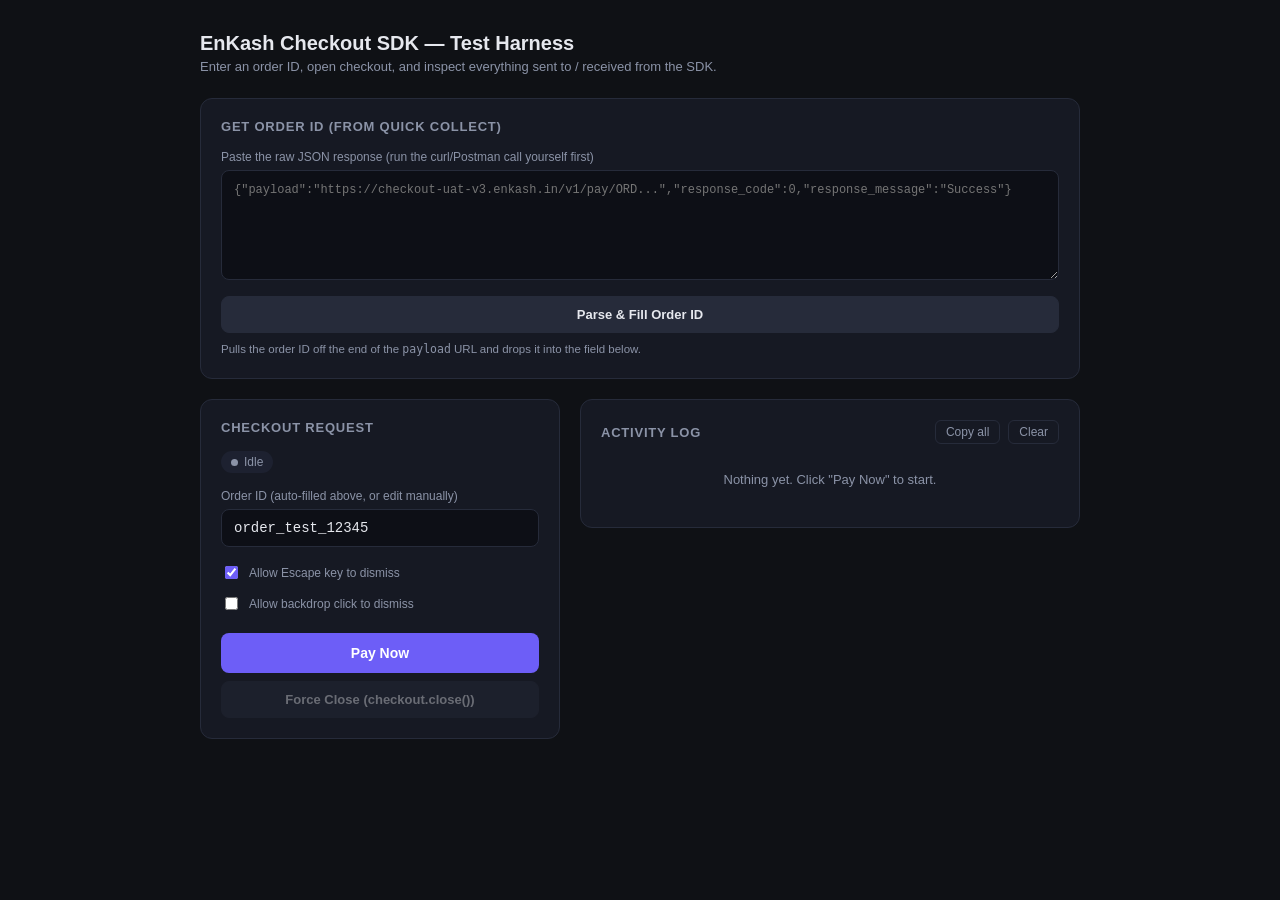
<file: checkout-sdk-test (2).html>
<!DOCTYPE html>
<html lang="en">
<head>
<meta charset="UTF-8" />
<meta name="viewport" content="width=device-width, initial-scale=1.0" />
<title>EnKash Checkout SDK — Test Harness</title>
<style>
  :root {
    --bg: #0f1115;
    --panel: #161923;
    --panel-border: #262b3a;
    --text: #e6e8ee;
    --muted: #8b93a7;
    --accent: #6d5ef7;
    --accent-hover: #8071ff;
    --ok: #33c481;
    --err: #ef5b5b;
    --mono: 'SFMono-Regular', Consolas, 'Liberation Mono', Menlo, monospace;
  }

  * { box-sizing: border-box; }

  body {
    margin: 0;
    background: var(--bg);
    color: var(--text);
    font-family: -apple-system, BlinkMacSystemFont, 'Segoe UI', Roboto, Helvetica, Arial, sans-serif;
    min-height: 100vh;
    padding: 32px 16px;
  }

  .wrap {
    max-width: 880px;
    margin: 0 auto;
  }

  header {
    margin-bottom: 24px;
  }

  header h1 {
    font-size: 20px;
    margin: 0 0 4px;
    font-weight: 600;
  }

  header p {
    margin: 0;
    color: var(--muted);
    font-size: 13px;
  }

  .warn-banner {
    background: #2a1f10;
    border: 1px solid #7a5a1a;
    color: #f0c674;
    font-size: 12.5px;
    padding: 10px 14px;
    border-radius: 8px;
    margin-bottom: 20px;
    line-height: 1.5;
    display: none;
  }
  .warn-banner.show { display: block; }
  .warn-banner code { background: #10131c; padding: 1px 5px; border-radius: 4px; }

  .grid {
    display: grid;
    grid-template-columns: 1fr;
    gap: 20px;
  }

  @media (min-width: 760px) {
    .grid { grid-template-columns: 360px 1fr; align-items: start; }
  }

  .card {
    background: var(--panel);
    border: 1px solid var(--panel-border);
    border-radius: 12px;
    padding: 20px;
  }

  .card h2 {
    font-size: 13px;
    text-transform: uppercase;
    letter-spacing: 0.06em;
    color: var(--muted);
    margin: 0 0 16px;
    font-weight: 600;
  }

  label {
    display: block;
    font-size: 12px;
    color: var(--muted);
    margin-bottom: 6px;
  }

  input[type="text"] {
    width: 100%;
    background: #0d0f16;
    border: 1px solid var(--panel-border);
    color: var(--text);
    padding: 10px 12px;
    border-radius: 8px;
    font-size: 14px;
    margin-bottom: 16px;
    font-family: var(--mono);
  }

  input[type="text"]:focus {
    outline: none;
    border-color: var(--accent);
  }

  .checkbox-row {
    display: flex;
    align-items: center;
    gap: 8px;
    margin-bottom: 12px;
    font-size: 13px;
    color: var(--text);
  }

  .checkbox-row input { accent-color: var(--accent); }

  textarea#curlInput {
    width: 100%;
    background: #0d0f16;
    border: 1px solid var(--panel-border);
    color: var(--text);
    padding: 10px 12px;
    border-radius: 8px;
    font-size: 12px;
    line-height: 1.5;
    margin-bottom: 12px;
    font-family: var(--mono);
    min-height: 110px;
    resize: vertical;
  }

  textarea#curlInput:focus {
    outline: none;
    border-color: var(--accent);
  }

  .fetch-row {
    display: flex;
    gap: 10px;
    margin-bottom: 4px;
  }

  button#parseBtn {
    flex: 1;
    background: #262b3a;
    color: var(--text);
    border: 1px solid var(--panel-border);
    padding: 10px 16px;
    border-radius: 8px;
    font-size: 13px;
    font-weight: 600;
    cursor: pointer;
    transition: border-color 0.15s ease;
  }

  button#parseBtn:hover { border-color: var(--accent); }

  .hint-text {
    color: var(--muted);
    font-size: 11.5px;
    margin: 8px 0 0;
    line-height: 1.5;
  }

  button#payBtn {
    width: 100%;
    background: var(--accent);
    color: #fff;
    border: none;
    padding: 12px 16px;
    border-radius: 8px;
    font-size: 14px;
    font-weight: 600;
    cursor: pointer;
    margin-top: 8px;
    transition: background 0.15s ease;
  }

  button#payBtn:hover { background: var(--accent-hover); }
  button#payBtn:disabled { background: #3a3d4a; cursor: not-allowed; }

  button#closeBtn {
    width: 100%;
    background: #262b3a;
    color: var(--text);
    border: 1px solid var(--panel-border);
    padding: 10px 16px;
    border-radius: 8px;
    font-size: 13px;
    font-weight: 600;
    cursor: pointer;
    margin-top: 8px;
  }
  button#closeBtn:hover { border-color: var(--err); color: var(--err); }
  button#closeBtn:disabled { opacity: 0.4; cursor: not-allowed; }

  .status-pill {
    display: inline-flex;
    align-items: center;
    gap: 6px;
    font-size: 12px;
    padding: 4px 10px;
    border-radius: 999px;
    background: #1d2130;
    color: var(--muted);
    margin-bottom: 16px;
  }

  .status-pill .dot {
    width: 7px; height: 7px; border-radius: 50%;
    background: var(--muted);
  }
  .status-pill.open .dot { background: var(--ok); }
  .status-pill.closed .dot { background: var(--muted); }
  .status-pill.error .dot { background: var(--err); }

  .log-list {
    display: flex;
    flex-direction: column;
    gap: 8px;
    max-height: 520px;
    overflow-y: auto;
  }

  .log-entry {
    border: 1px solid var(--panel-border);
    border-radius: 8px;
    overflow: hidden;
    background: #0d0f16;
  }

  .log-entry .log-head {
    display: flex;
    justify-content: space-between;
    align-items: center;
    padding: 8px 12px;
    font-size: 12px;
    font-family: var(--mono);
  }

  .log-entry.sent .log-head { color: #9fb4ff; }
  .log-entry.received .log-head { color: #7ee2b8; }
  .log-entry.raw .log-head { color: #d9a5f0; }
  .log-entry.error .log-head { color: var(--err); }
  .log-entry.info .log-head { color: var(--muted); }

  .log-entry .log-tag {
    text-transform: uppercase;
    font-weight: 700;
    letter-spacing: 0.04em;
    margin-right: 8px;
  }

  .log-entry pre {
    margin: 0;
    padding: 10px 12px;
    font-family: var(--mono);
    font-size: 12px;
    color: var(--text);
    white-space: pre-wrap;
    word-break: break-word;
    border-top: 1px solid var(--panel-border);
    background: #10131c;
  }

  .empty-hint {
    color: var(--muted);
    font-size: 13px;
    padding: 20px 0;
    text-align: center;
  }

  .clear-btn, .copy-btn {
    background: none;
    border: 1px solid var(--panel-border);
    color: var(--muted);
    font-size: 12px;
    padding: 4px 10px;
    border-radius: 6px;
    cursor: pointer;
  }
  .clear-btn:hover, .copy-btn:hover { color: var(--text); border-color: var(--muted); }
  .copy-btn.copied { color: var(--ok); border-color: var(--ok); }

  .log-header-row {
    display: flex;
    justify-content: space-between;
    align-items: center;
    margin-bottom: 8px;
    gap: 8px;
  }

  .log-header-actions {
    display: flex;
    gap: 8px;
  }
</style>
</head>
<body>
  <div class="wrap">
    <header>
      <h1>EnKash Checkout SDK — Test Harness</h1>
      <p>Enter an order ID, open checkout, and inspect everything sent to / received from the SDK.</p>
    </header>

    <div id="sdkWarnBanner" class="warn-banner">
      ⚠️ <code>window.EnkashCheckout</code> was not found. The SDK script tag below didn't load —
      check that its <code>src</code> points to a URL actually reachable from wherever this page is hosted
      (an absolute local filesystem path only works on the machine that has that exact file).
    </div>

    <div class="card" style="margin-bottom: 20px;">
      <h2>Get Order ID (from Quick Collect)</h2>
      <label for="curlInput">Paste the raw JSON response (run the curl/Postman call yourself first)</label>
      <textarea id="curlInput" placeholder="{&quot;payload&quot;:&quot;https://checkout-uat-v3.enkash.in/v1/pay/ORD...&quot;,&quot;response_code&quot;:0,&quot;response_message&quot;:&quot;Success&quot;}"></textarea>
      <div class="fetch-row">
        <button id="parseBtn">Parse &amp; Fill Order ID</button>
      </div>
      <p class="hint-text">
        Pulls the order ID off the end of the <code>payload</code> URL and drops it into the field below.
      </p>
    </div>

    <div class="grid">
      <!-- Left: form -->
      <div class="card">
        <h2>Checkout Request</h2>

        <div id="statusPill" class="status-pill closed">
          <span class="dot"></span>
          <span id="statusText">Idle</span>
        </div>

        <label for="orderId">Order ID (auto-filled above, or edit manually)</label>
        <input type="text" id="orderId" placeholder="order_xxx" value="order_test_12345" />

        <div class="checkbox-row">
          <input type="checkbox" id="escapeOpt" checked />
          <label for="escapeOpt" style="margin:0;">Allow Escape key to dismiss</label>
        </div>

        <div class="checkbox-row">
          <input type="checkbox" id="backdropOpt" />
          <label for="backdropOpt" style="margin:0;">Allow backdrop click to dismiss</label>
        </div>

        <button id="payBtn">Pay Now</button>
        <button id="closeBtn" disabled>Force Close (checkout.close())</button>
      </div>

      <!-- Right: logs -->
      <div class="card">
        <div class="log-header-row">
          <h2 style="margin:0;">Activity Log</h2>
          <div class="log-header-actions">
            <button class="copy-btn" id="copyBtn">Copy all</button>
            <button class="clear-btn" id="clearBtn">Clear</button>
          </div>
        </div>
        <div class="log-list" id="logList">
          <div class="empty-hint" id="emptyHint">Nothing yet. Click "Pay Now" to start.</div>
        </div>
      </div>
    </div>
  </div>

  <!-- ===================== EnKash Checkout SDK ===================== -->
  <!-- IMPORTANT: this must be a URL reachable from wherever THIS page is hosted/served — -->
  <!-- not a local absolute filesystem path. Swap for the real hosted CDN URL. -->
  <script src="./checkout-sdk.js"></script>
  <!-- =================== end EnKash Checkout SDK =================== -->

  <!-- ===================== Test harness logic ===================== -->
  <script>
  (function () {
    var logList = document.getElementById('logList');
    var emptyHint = document.getElementById('emptyHint');
    var statusPill = document.getElementById('statusPill');
    var statusText = document.getElementById('statusText');
    var payBtn = document.getElementById('payBtn');
    var closeBtn = document.getElementById('closeBtn');
    var clearBtn = document.getElementById('clearBtn');
    var copyBtn = document.getElementById('copyBtn');
    var sdkWarnBanner = document.getElementById('sdkWarnBanner');

    var currentCheckout = null;
    var logEntries = []; // plain-text mirror, for copy-to-clipboard

    // ---- SDK presence check ----
    if (typeof window.EnkashCheckout === 'undefined') {
      sdkWarnBanner.classList.add('show');
    }

    function setStatus(mode, text) {
      statusPill.className = 'status-pill ' + mode;
      statusText.textContent = text;
    }

    function safeStringify(obj) {
      try {
        return JSON.stringify(obj, null, 2);
      } catch (e) {
        return String(obj);
      }
    }

    function addLog(kind, label, payload) {
      if (emptyHint) {
        emptyHint.remove();
      }
      var entry = document.createElement('div');
      entry.className = 'log-entry ' + kind;

      var head = document.createElement('div');
      head.className = 'log-head';

      var left = document.createElement('span');
      var tag = document.createElement('span');
      tag.className = 'log-tag';
      tag.textContent = kind;
      left.appendChild(tag);
      left.appendChild(document.createTextNode(label));

      var time = document.createElement('span');
      var now = new Date();
      time.textContent = now.toLocaleTimeString();

      head.appendChild(left);
      head.appendChild(time);
      entry.appendChild(head);

      var payloadText = '';
      if (payload !== undefined) {
        payloadText = typeof payload === 'string' ? payload : safeStringify(payload);
        var pre = document.createElement('pre');
        pre.textContent = payloadText;
        entry.appendChild(pre);
      }

      logList.insertBefore(entry, logList.firstChild);

      // plain-text mirror for clipboard export (newest last, matches reading order)
      logEntries.push(
        '[' + now.toLocaleTimeString() + '] ' + kind.toUpperCase() + ' — ' + label +
        (payloadText ? '\n' + payloadText : '')
      );
    }

    // ---- Raw postMessage listener — sees everything, even if the SDK mishandles it ----
    window.addEventListener('message', function (event) {
      addLog('raw', 'window message event — origin: ' + event.origin, event.data);
    });

    function handlePayClick() {
      var orderId = document.getElementById('orderId').value.trim();

      if (!orderId) {
        addLog('error', 'Validation error', 'Order ID is required.');
        return;
      }

      if (typeof window.EnkashCheckout === 'undefined') {
        addLog('error', 'EnkashCheckout is not defined',
          'The SDK script did not load. Check the <script src> path at the bottom of this HTML file.');
        return;
      }

      var options = {
        order_id: orderId,
        handler: function (response) {
          // This is exactly what the SDK hands back on enkash:result
          addLog('received', 'SDK response (handler called)', response);
          setStatus('closed', 'Completed');
          payBtn.disabled = false;
          closeBtn.disabled = true;
          currentCheckout = null;
        },
        modal: {
          escape: document.getElementById('escapeOpt').checked,
          backdropclose: document.getElementById('backdropOpt').checked,
          ondismiss: function () {
            addLog('info', 'Checkout dismissed by user', null);
            setStatus('closed', 'Dismissed');
            payBtn.disabled = false;
            closeBtn.disabled = true;
            currentCheckout = null;
          }
        }
      };

      // Log exactly what we're about to send to the SDK
      addLog('sent', 'Opening checkout with input', {
        order_id: options.order_id,
        modal: options.modal
      });

      try {
        currentCheckout = new EnkashCheckout(options);
        currentCheckout.open();
        setStatus('open', 'Checkout open');
        payBtn.disabled = true;
        closeBtn.disabled = false;
      } catch (err) {
        addLog('error', 'SDK threw an error', err && err.message ? err.message : String(err));
        setStatus('error', 'Error');
      }
    }

    function handleCloseClick() {
      if (!currentCheckout) return;
      addLog('info', 'Force-closing via checkout.close()', null);
      currentCheckout.close();
      setStatus('closed', 'Force closed');
      payBtn.disabled = false;
      closeBtn.disabled = true;
      currentCheckout = null;
    }

    payBtn.addEventListener('click', handlePayClick);
    closeBtn.addEventListener('click', handleCloseClick);

    // ---- Order-ID extraction from pasted JSON response ----

    function extractOrderIdFromPayloadUrl(payloadUrl) {
      if (!payloadUrl) return null;
      var parts = payloadUrl.split('/').filter(Boolean);
      return parts.length ? parts[parts.length - 1] : null;
    }

    function handleParseClick() {
      var raw = document.getElementById('curlInput').value.trim();
      if (!raw) {
        addLog('error', 'Nothing to parse', 'Paste the JSON response first.');
        return;
      }

      var json;
      try {
        json = JSON.parse(raw);
      } catch (e) {
        addLog('error', 'Failed to parse pasted JSON', e.message);
        return;
      }

      addLog('received', 'Pasted JSON response', json);

      var orderId = extractOrderIdFromPayloadUrl(json.payload);
      if (orderId) {
        document.getElementById('orderId').value = orderId;
        addLog('info', 'Order ID extracted and filled', orderId);
      } else {
        addLog('error', 'Could not find a `payload` order URL in that response', json);
      }
    }

    document.getElementById('parseBtn').addEventListener('click', handleParseClick);

    clearBtn.addEventListener('click', function () {
      logEntries = [];
      logList.innerHTML = '';
      var hint = document.createElement('div');
      hint.className = 'empty-hint';
      hint.id = 'emptyHint';
      hint.textContent = 'Nothing yet. Click "Pay Now" to start.';
      logList.appendChild(hint);
    });

    // ---- Copy all logs to clipboard ----
    copyBtn.addEventListener('click', function () {
      var text = logEntries.length
        ? logEntries.join('\n\n')
        : 'No log entries yet.';

      function showCopied() {
        var original = copyBtn.textContent;
        copyBtn.textContent = 'Copied!';
        copyBtn.classList.add('copied');
        setTimeout(function () {
          copyBtn.textContent = original;
          copyBtn.classList.remove('copied');
        }, 1500);
      }

      if (navigator.clipboard && navigator.clipboard.writeText) {
        navigator.clipboard.writeText(text).then(showCopied, function () {
          fallbackCopy(text, showCopied);
        });
      } else {
        fallbackCopy(text, showCopied);
      }
    });

    function fallbackCopy(text, onDone) {
      var ta = document.createElement('textarea');
      ta.value = text;
      ta.style.position = 'fixed';
      ta.style.opacity = '0';
      document.body.appendChild(ta);
      ta.select();
      try { document.execCommand('copy'); } catch (e) { /* no-op */ }
      document.body.removeChild(ta);
      onDone();
    }
  })();
  </script>
</body>
</html>
</file>
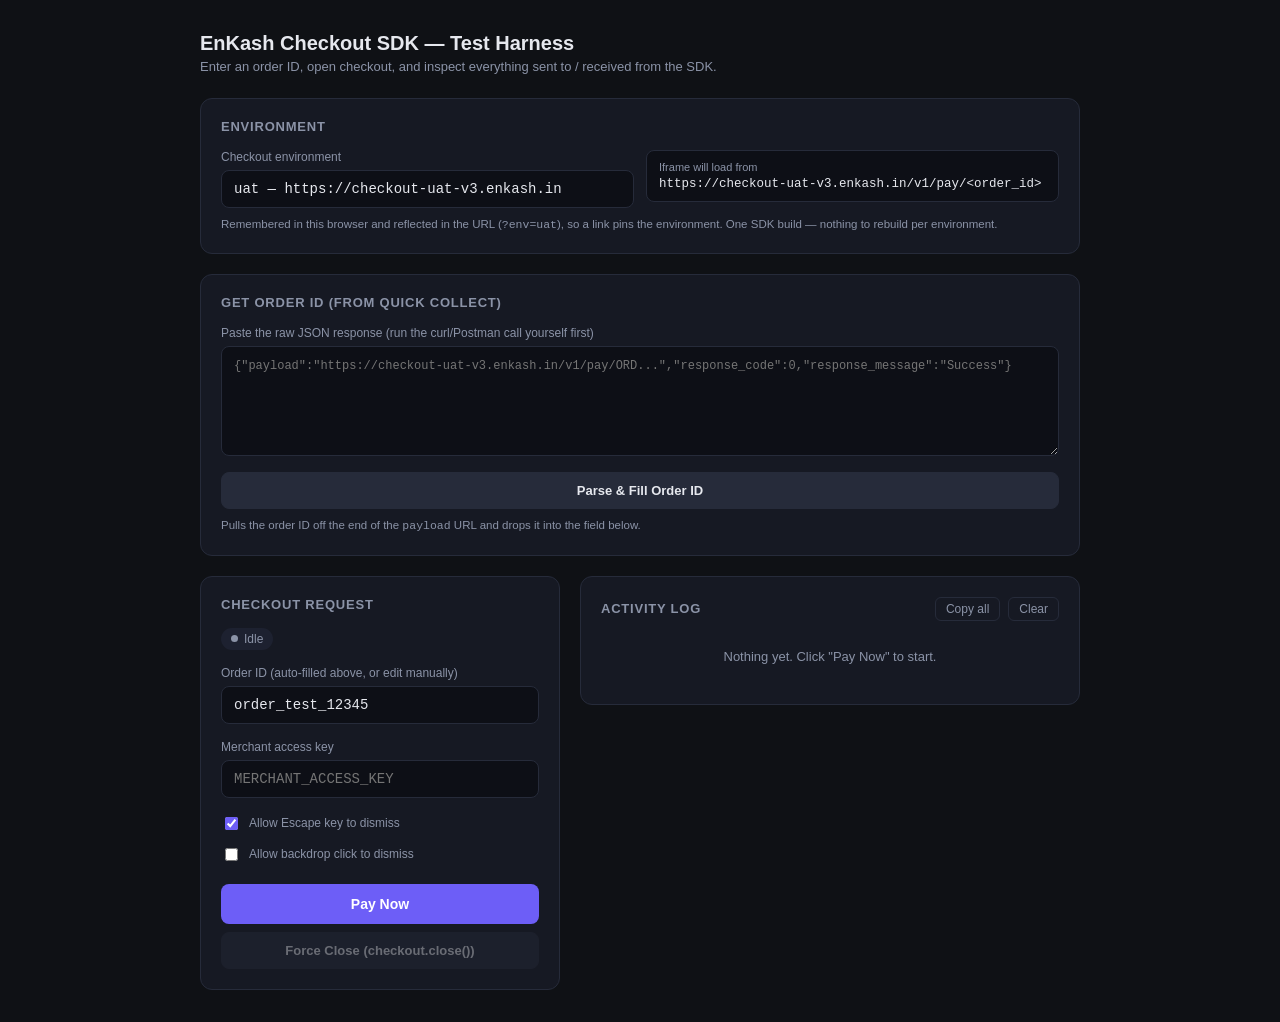
<file: checkout-sdk-test.html>
<!DOCTYPE html>
<html lang="en">
<head>
<meta charset="UTF-8" />
<meta name="viewport" content="width=device-width, initial-scale=1.0" />
<title>EnKash Checkout SDK — Test Harness</title>
<style>
  :root {
    --bg: #0f1115;
    --panel: #161923;
    --panel-border: #262b3a;
    --text: #e6e8ee;
    --muted: #8b93a7;
    --accent: #6d5ef7;
    --accent-hover: #8071ff;
    --ok: #33c481;
    --err: #ef5b5b;
    --mono: 'SFMono-Regular', Consolas, 'Liberation Mono', Menlo, monospace;
  }

  * { box-sizing: border-box; }

  body {
    margin: 0;
    background: var(--bg);
    color: var(--text);
    font-family: -apple-system, BlinkMacSystemFont, 'Segoe UI', Roboto, Helvetica, Arial, sans-serif;
    min-height: 100vh;
    padding: 32px 16px;
  }

  .wrap {
    max-width: 880px;
    margin: 0 auto;
  }

  header {
    margin-bottom: 24px;
  }

  header h1 {
    font-size: 20px;
    margin: 0 0 4px;
    font-weight: 600;
  }

  header p {
    margin: 0;
    color: var(--muted);
    font-size: 13px;
  }

  .warn-banner {
    background: #2a1f10;
    border: 1px solid #7a5a1a;
    color: #f0c674;
    font-size: 12.5px;
    padding: 10px 14px;
    border-radius: 8px;
    margin-bottom: 20px;
    line-height: 1.5;
    display: none;
  }
  .warn-banner.show { display: block; }
  .warn-banner code { background: #10131c; padding: 1px 5px; border-radius: 4px; }

  .env-card { margin-bottom: 20px; }

  .env-row {
    display: flex;
    gap: 12px;
    align-items: flex-start;
    flex-wrap: wrap;
  }

  .env-row > div { flex: 1 1 200px; min-width: 180px; }

  select#envSelect {
    width: 100%;
    background: #0d0f16;
    border: 1px solid var(--panel-border);
    color: var(--text);
    padding: 10px 12px;
    border-radius: 8px;
    font-size: 14px;
    font-family: var(--mono);
    appearance: none;
    cursor: pointer;
  }

  select#envSelect:focus { outline: none; border-color: var(--accent); }

  .env-resolved {
    font-family: var(--mono);
    font-size: 12.5px;
    color: var(--text);
    background: #0d0f16;
    border: 1px solid var(--panel-border);
    border-radius: 8px;
    padding: 10px 12px;
    word-break: break-all;
  }

  .env-resolved .env-label {
    display: block;
    color: var(--muted);
    font-family: -apple-system, BlinkMacSystemFont, 'Segoe UI', Roboto, sans-serif;
    font-size: 11px;
    margin-bottom: 4px;
  }

  #customBaseWrap { display: none; }
  #customBaseWrap.show { display: block; }
  #customBaseWrap input { margin-bottom: 0; }

  .grid {
    display: grid;
    grid-template-columns: 1fr;
    gap: 20px;
  }

  @media (min-width: 760px) {
    .grid { grid-template-columns: 360px 1fr; align-items: start; }
  }

  .card {
    background: var(--panel);
    border: 1px solid var(--panel-border);
    border-radius: 12px;
    padding: 20px;
  }

  .card h2 {
    font-size: 13px;
    text-transform: uppercase;
    letter-spacing: 0.06em;
    color: var(--muted);
    margin: 0 0 16px;
    font-weight: 600;
  }

  label {
    display: block;
    font-size: 12px;
    color: var(--muted);
    margin-bottom: 6px;
  }

  input[type="text"] {
    width: 100%;
    background: #0d0f16;
    border: 1px solid var(--panel-border);
    color: var(--text);
    padding: 10px 12px;
    border-radius: 8px;
    font-size: 14px;
    margin-bottom: 16px;
    font-family: var(--mono);
  }

  input[type="text"]:focus {
    outline: none;
    border-color: var(--accent);
  }

  .checkbox-row {
    display: flex;
    align-items: center;
    gap: 8px;
    margin-bottom: 12px;
    font-size: 13px;
    color: var(--text);
  }

  .checkbox-row input { accent-color: var(--accent); }

  textarea#curlInput {
    width: 100%;
    background: #0d0f16;
    border: 1px solid var(--panel-border);
    color: var(--text);
    padding: 10px 12px;
    border-radius: 8px;
    font-size: 12px;
    line-height: 1.5;
    margin-bottom: 12px;
    font-family: var(--mono);
    min-height: 110px;
    resize: vertical;
  }

  textarea#curlInput:focus {
    outline: none;
    border-color: var(--accent);
  }

  .fetch-row {
    display: flex;
    gap: 10px;
    margin-bottom: 4px;
  }

  button#parseBtn {
    flex: 1;
    background: #262b3a;
    color: var(--text);
    border: 1px solid var(--panel-border);
    padding: 10px 16px;
    border-radius: 8px;
    font-size: 13px;
    font-weight: 600;
    cursor: pointer;
    transition: border-color 0.15s ease;
  }

  button#parseBtn:hover { border-color: var(--accent); }

  .hint-text {
    color: var(--muted);
    font-size: 11.5px;
    margin: 8px 0 0;
    line-height: 1.5;
  }

  button#payBtn {
    width: 100%;
    background: var(--accent);
    color: #fff;
    border: none;
    padding: 12px 16px;
    border-radius: 8px;
    font-size: 14px;
    font-weight: 600;
    cursor: pointer;
    margin-top: 8px;
    transition: background 0.15s ease;
  }

  button#payBtn:hover { background: var(--accent-hover); }
  button#payBtn:disabled { background: #3a3d4a; cursor: not-allowed; }

  button#closeBtn {
    width: 100%;
    background: #262b3a;
    color: var(--text);
    border: 1px solid var(--panel-border);
    padding: 10px 16px;
    border-radius: 8px;
    font-size: 13px;
    font-weight: 600;
    cursor: pointer;
    margin-top: 8px;
  }
  button#closeBtn:hover { border-color: var(--err); color: var(--err); }
  button#closeBtn:disabled { opacity: 0.4; cursor: not-allowed; }

  .status-pill {
    display: inline-flex;
    align-items: center;
    gap: 6px;
    font-size: 12px;
    padding: 4px 10px;
    border-radius: 999px;
    background: #1d2130;
    color: var(--muted);
    margin-bottom: 16px;
  }

  .status-pill .dot {
    width: 7px; height: 7px; border-radius: 50%;
    background: var(--muted);
  }
  .status-pill.open .dot { background: var(--ok); }
  .status-pill.closed .dot { background: var(--muted); }
  .status-pill.error .dot { background: var(--err); }

  .log-list {
    display: flex;
    flex-direction: column;
    gap: 8px;
    max-height: 520px;
    overflow-y: auto;
  }

  .log-entry {
    border: 1px solid var(--panel-border);
    border-radius: 8px;
    overflow: hidden;
    background: #0d0f16;
  }

  .log-entry .log-head {
    display: flex;
    justify-content: space-between;
    align-items: center;
    padding: 8px 12px;
    font-size: 12px;
    font-family: var(--mono);
  }

  .log-entry.sent .log-head { color: #9fb4ff; }
  .log-entry.received .log-head { color: #7ee2b8; }
  .log-entry.raw .log-head { color: #d9a5f0; }
  .log-entry.error .log-head { color: var(--err); }
  .log-entry.info .log-head { color: var(--muted); }

  .log-entry .log-tag {
    text-transform: uppercase;
    font-weight: 700;
    letter-spacing: 0.04em;
    margin-right: 8px;
  }

  .log-entry pre {
    margin: 0;
    padding: 10px 12px;
    font-family: var(--mono);
    font-size: 12px;
    color: var(--text);
    white-space: pre-wrap;
    word-break: break-word;
    border-top: 1px solid var(--panel-border);
    background: #10131c;
  }

  .empty-hint {
    color: var(--muted);
    font-size: 13px;
    padding: 20px 0;
    text-align: center;
  }

  .clear-btn, .copy-btn {
    background: none;
    border: 1px solid var(--panel-border);
    color: var(--muted);
    font-size: 12px;
    padding: 4px 10px;
    border-radius: 6px;
    cursor: pointer;
  }
  .clear-btn:hover, .copy-btn:hover { color: var(--text); border-color: var(--muted); }
  .copy-btn.copied { color: var(--ok); border-color: var(--ok); }

  .log-header-row {
    display: flex;
    justify-content: space-between;
    align-items: center;
    margin-bottom: 8px;
    gap: 8px;
  }

  .log-header-actions {
    display: flex;
    gap: 8px;
  }
</style>
</head>
<body>
  <div class="wrap">
    <header>
      <h1>EnKash Checkout SDK — Test Harness</h1>
      <p>Enter an order ID, open checkout, and inspect everything sent to / received from the SDK.</p>
    </header>

    <div id="sdkWarnBanner" class="warn-banner">
      ⚠️ <code>window.EnkashCheckout</code> was not found. The SDK script tag below didn't load —
      check that its <code>src</code> points to a URL actually reachable from wherever this page is hosted
      (an absolute local filesystem path only works on the machine that has that exact file).
    </div>

    <div id="mixedContentBanner" class="warn-banner">
      ⚠️ This page is served over <code>https</code> but the selected checkout base is plain
      <code>http</code>. Chrome allows <code>http://localhost</code> here, but Safari and Firefox
      block it as mixed content and the iframe will stay blank. To test <strong>local</strong>,
      open this harness from <code>http://localhost</code> instead of the hosted URL.
    </div>

    <div class="card env-card">
      <h2>Environment</h2>
      <div class="env-row">
        <div>
          <label for="envSelect">Checkout environment</label>
          <select id="envSelect">
            <option value="local">local — http://localhost:4200</option>
            <option value="uat">uat — https://checkout-uat-v3.enkash.in</option>
            <option value="prod">prod — https://checkoutv3.enkash.com</option>
            <option value="custom">custom base URL…</option>
          </select>
        </div>
        <div id="customBaseWrap">
          <label for="customBase">Custom base URL</label>
          <input type="text" id="customBase" placeholder="https://my-branch-preview.example.com" />
        </div>
        <div>
          <div class="env-resolved">
            <span class="env-label">Iframe will load from</span>
            <span id="resolvedBase">—</span>
          </div>
        </div>
      </div>
      <p class="hint-text">
        Remembered in this browser and reflected in the URL (<code>?env=uat</code>), so a link
        pins the environment. One SDK build — nothing to rebuild per environment.
      </p>
    </div>

    <div class="card" style="margin-bottom: 20px;">
      <h2>Get Order ID (from Quick Collect)</h2>
      <label for="curlInput">Paste the raw JSON response (run the curl/Postman call yourself first)</label>
      <textarea id="curlInput" placeholder="{&quot;payload&quot;:&quot;https://checkout-uat-v3.enkash.in/v1/pay/ORD...&quot;,&quot;response_code&quot;:0,&quot;response_message&quot;:&quot;Success&quot;}"></textarea>
      <div class="fetch-row">
        <button id="parseBtn">Parse &amp; Fill Order ID</button>
      </div>
      <p class="hint-text">
        Pulls the order ID off the end of the <code>payload</code> URL and drops it into the field below.
      </p>
    </div>

    <div class="grid">
      <!-- Left: form -->
      <div class="card">
        <h2>Checkout Request</h2>

        <div id="statusPill" class="status-pill closed">
          <span class="dot"></span>
          <span id="statusText">Idle</span>
        </div>

        <label for="orderId">Order ID (auto-filled above, or edit manually)</label>
        <input type="text" id="orderId" placeholder="order_xxx" value="order_test_12345" />

        <label for="merchantAccessKey">Merchant access key</label>
        <input type="text" id="merchantAccessKey" placeholder="MERCHANT_ACCESS_KEY" />

        <div class="checkbox-row">
          <input type="checkbox" id="escapeOpt" checked />
          <label for="escapeOpt" style="margin:0;">Allow Escape key to dismiss</label>
        </div>

        <div class="checkbox-row">
          <input type="checkbox" id="backdropOpt" />
          <label for="backdropOpt" style="margin:0;">Allow backdrop click to dismiss</label>
        </div>

        <button id="payBtn">Pay Now</button>
        <button id="closeBtn" disabled>Force Close (checkout.close())</button>
      </div>

      <!-- Right: logs -->
      <div class="card">
        <div class="log-header-row">
          <h2 style="margin:0;">Activity Log</h2>
          <div class="log-header-actions">
            <button class="copy-btn" id="copyBtn">Copy all</button>
            <button class="clear-btn" id="clearBtn">Clear</button>
          </div>
        </div>
        <div class="log-list" id="logList">
          <div class="empty-hint" id="emptyHint">Nothing yet. Click "Pay Now" to start.</div>
        </div>
      </div>
    </div>
  </div>

  <!-- ===================== EnKash Checkout SDK ===================== -->
  <!-- IMPORTANT: this must be a URL reachable from wherever THIS page is hosted/served — -->
  <!-- not a local absolute filesystem path. Swap for the real hosted CDN URL. -->
  <script src="./checkout-sdk.js"></script>
  <!-- =================== end EnKash Checkout SDK =================== -->

  <!-- ===================== Test harness logic ===================== -->
  <script>
  (function () {
    var logList = document.getElementById('logList');
    var emptyHint = document.getElementById('emptyHint');
    var statusPill = document.getElementById('statusPill');
    var statusText = document.getElementById('statusText');
    var payBtn = document.getElementById('payBtn');
    var closeBtn = document.getElementById('closeBtn');
    var clearBtn = document.getElementById('clearBtn');
    var copyBtn = document.getElementById('copyBtn');
    var sdkWarnBanner = document.getElementById('sdkWarnBanner');
    var mixedContentBanner = document.getElementById('mixedContentBanner');
    var envSelect = document.getElementById('envSelect');
    var customBaseWrap = document.getElementById('customBaseWrap');
    var customBaseInput = document.getElementById('customBase');
    var resolvedBaseEl = document.getElementById('resolvedBase');

    var currentCheckout = null;
    var logEntries = []; // plain-text mirror, for copy-to-clipboard

    // ---- SDK presence check ----
    if (typeof window.EnkashCheckout === 'undefined') {
      sdkWarnBanner.classList.add('show');
    }

    // ================= Environment switching =================
    // Single SDK build. The base URL is passed in per open() call, so
    // switching environments here needs no reload and no second copy of
    // checkout-sdk.js.

    // Prefer the SDK's own table so these URLs live in exactly one place;
    // fall back to a local copy only so the selector still works when the
    // SDK script failed to load.
    var ENVIRONMENTS = (window.EnkashCheckout && window.EnkashCheckout.ENVIRONMENTS) || {
      local: 'http://localhost:4200',
      uat: 'https://checkout-uat-v3.enkash.in',
      prod: 'https://checkoutv3.enkash.com'
    };

    var ENV_STORAGE_KEY = 'enkash.harness.env';
    var CUSTOM_BASE_STORAGE_KEY = 'enkash.harness.customBase';
    var FALLBACK_ENV = 'uat';

    function stripTrailingSlash(url) {
      return String(url).trim().replace(/\/+$/, '');
    }

    function safeStorageGet(key) {
      try { return window.localStorage.getItem(key); } catch (e) { return null; }
    }

    function safeStorageSet(key, value) {
      try { window.localStorage.setItem(key, value); } catch (e) { /* private mode */ }
    }

    // Query string wins over localStorage, so a shared link pins the env.
    function readInitialSelection() {
      var params = new URLSearchParams(window.location.search);
      var qsBase = params.get('base');
      if (qsBase) return { env: 'custom', customBase: qsBase };

      var qsEnv = (params.get('env') || '').toLowerCase();
      if (qsEnv && ENVIRONMENTS[qsEnv]) return { env: qsEnv, customBase: '' };

      var storedEnv = safeStorageGet(ENV_STORAGE_KEY);
      var storedCustom = safeStorageGet(CUSTOM_BASE_STORAGE_KEY) || '';
      if (storedEnv === 'custom' && storedCustom) {
        return { env: 'custom', customBase: storedCustom };
      }
      if (storedEnv && ENVIRONMENTS[storedEnv]) {
        return { env: storedEnv, customBase: storedCustom };
      }
      return { env: FALLBACK_ENV, customBase: storedCustom };
    }

    // Returns the base URL to hand the SDK, or null when the custom input
    // isn't a usable URL yet.
    function getResolvedBase() {
      if (envSelect.value === 'custom') {
        var raw = stripTrailingSlash(customBaseInput.value);
        if (!raw) return null;
        var parsed;
        try {
          parsed = new URL(raw);
        } catch (e) {
          return null;
        }
        // 'localhost:4200' parses as a URL but has origin "null" — reject it
        // so the SDK never gets a base it can't match postMessages against.
        if (parsed.protocol !== 'http:' && parsed.protocol !== 'https:') return null;
        return raw;
      }
      return stripTrailingSlash(ENVIRONMENTS[envSelect.value] || '');
    }

    function syncUrlBar() {
      if (!window.history || !window.history.replaceState) return;
      var params = new URLSearchParams(window.location.search);
      params.delete('env');
      params.delete('base');
      if (envSelect.value === 'custom') {
        var base = getResolvedBase();
        if (base) params.set('base', base);
      } else {
        params.set('env', envSelect.value);
      }
      var qs = params.toString();
      window.history.replaceState(
        null, '', window.location.pathname + (qs ? '?' + qs : '') + window.location.hash
      );
    }

    function updateEnvUI() {
      var isCustom = envSelect.value === 'custom';
      customBaseWrap.classList.toggle('show', isCustom);

      var base = getResolvedBase();
      resolvedBaseEl.textContent = base
        ? base + '/v1/pay/<order_id>'
        : (isCustom ? 'Enter a valid absolute URL (https://…)' : '—');

      // http base inside an https page: fine in Chrome for localhost,
      // blocked outright in Safari/Firefox.
      var mixed = window.location.protocol === 'https:' && !!base && base.indexOf('http://') === 0;
      mixedContentBanner.classList.toggle('show', mixed);

      safeStorageSet(ENV_STORAGE_KEY, envSelect.value);
      if (isCustom) safeStorageSet(CUSTOM_BASE_STORAGE_KEY, customBaseInput.value.trim());

      syncUrlBar();
    }

    (function initEnv() {
      var initial = readInitialSelection();
      envSelect.value = initial.env;
      customBaseInput.value = initial.customBase || '';
      updateEnvUI();
    })();

    envSelect.addEventListener('change', function () {
      updateEnvUI();
      addLog('info', 'Environment switched', {
        env: envSelect.value,
        base_url: getResolvedBase()
      });
    });
    customBaseInput.addEventListener('input', updateEnvUI);

    function setStatus(mode, text) {
      statusPill.className = 'status-pill ' + mode;
      statusText.textContent = text;
    }

    function safeStringify(obj) {
      try {
        return JSON.stringify(obj, null, 2);
      } catch (e) {
        return String(obj);
      }
    }

    function addLog(kind, label, payload) {
      if (emptyHint) {
        emptyHint.remove();
      }
      var entry = document.createElement('div');
      entry.className = 'log-entry ' + kind;

      var head = document.createElement('div');
      head.className = 'log-head';

      var left = document.createElement('span');
      var tag = document.createElement('span');
      tag.className = 'log-tag';
      tag.textContent = kind;
      left.appendChild(tag);
      left.appendChild(document.createTextNode(label));

      var time = document.createElement('span');
      var now = new Date();
      time.textContent = now.toLocaleTimeString();

      head.appendChild(left);
      head.appendChild(time);
      entry.appendChild(head);

      var payloadText = '';
      if (payload !== undefined) {
        payloadText = typeof payload === 'string' ? payload : safeStringify(payload);
        var pre = document.createElement('pre');
        pre.textContent = payloadText;
        entry.appendChild(pre);
      }

      logList.insertBefore(entry, logList.firstChild);

      // plain-text mirror for clipboard export (newest last, matches reading order)
      logEntries.push(
        '[' + now.toLocaleTimeString() + '] ' + kind.toUpperCase() + ' — ' + label +
        (payloadText ? '\n' + payloadText : '')
      );
    }

    // ---- Raw postMessage listener — sees everything, even if the SDK mishandles it ----
    window.addEventListener('message', function (event) {
      addLog('raw', 'window message event — origin: ' + event.origin, event.data);
    });

    function handlePayClick() {
      var orderId = document.getElementById('orderId').value.trim();

      if (!orderId) {
        addLog('error', 'Validation error', 'Order ID is required.');
        return;
      }

      if (typeof window.EnkashCheckout === 'undefined') {
        addLog('error', 'EnkashCheckout is not defined',
          'The SDK script did not load. Check the <script src> path at the bottom of this HTML file.');
        return;
      }

      var baseUrl = getResolvedBase();
      if (!baseUrl) {
        addLog('error', 'Validation error',
          'No valid checkout base URL. Pick an environment, or enter a full absolute URL for "custom".');
        return;
      }

      var merchantAccessKey = document.getElementById('merchantAccessKey').value.trim();
      var options = {
        base_url: baseUrl,
        order_id: orderId,
        merchantAccessKey: merchantAccessKey,
        handler: function (response) {
          // This is exactly what the SDK hands back on enkash:result
          addLog('received', 'SDK response (handler called)', response);
          setStatus('closed', 'Completed');
          payBtn.disabled = false;
          closeBtn.disabled = true;
          currentCheckout = null;
        },
        modal: {
          escape: document.getElementById('escapeOpt').checked,
          backdropclose: document.getElementById('backdropOpt').checked,
          ondismiss: function () {
            addLog('info', 'Checkout dismissed by user', null);
            setStatus('closed', 'Dismissed');
            payBtn.disabled = false;
            closeBtn.disabled = true;
            currentCheckout = null;
          }
        }
      };

      // Log exactly what we're about to send to the SDK
      addLog('sent', 'Opening checkout with input', {
        env: envSelect.value,
        base_url: options.base_url,
        merchantAccessKey: options.merchantAccessKey,
        iframe_src: options.base_url + '/v1/pay/' + encodeURIComponent(options.order_id) +
          '?embedded=true&parentOrigin=' + encodeURIComponent(window.location.origin) +
          (options.merchantAccessKey ? '&merchantAccessKey=' + encodeURIComponent(options.merchantAccessKey) : ''),
        order_id: options.order_id,
        modal: options.modal
      });

      try {
        currentCheckout = new EnkashCheckout(options);
        currentCheckout.open();
        setStatus('open', 'Checkout open');
        payBtn.disabled = true;
        closeBtn.disabled = false;
      } catch (err) {
        addLog('error', 'SDK threw an error', err && err.message ? err.message : String(err));
        setStatus('error', 'Error');
      }
    }

    function handleCloseClick() {
      if (!currentCheckout) return;
      addLog('info', 'Force-closing via checkout.close()', null);
      currentCheckout.close();
      setStatus('closed', 'Force closed');
      payBtn.disabled = false;
      closeBtn.disabled = true;
      currentCheckout = null;
    }

    payBtn.addEventListener('click', handlePayClick);
    closeBtn.addEventListener('click', handleCloseClick);

    // ---- Order-ID extraction from pasted JSON response ----

    function extractOrderIdFromPayloadUrl(payloadUrl) {
      if (!payloadUrl) return null;
      var parts = payloadUrl.split('/').filter(Boolean);
      return parts.length ? parts[parts.length - 1] : null;
    }

    // An order created on one environment doesn't exist on another, and the
    // failure looks like a broken SDK rather than a wrong-env mistake — so
    // call it out at paste time.
    function warnIfPayloadEnvMismatch(payloadUrl) {
      var base = getResolvedBase();
      if (!base) return;

      var payloadOrigin;
      try {
        payloadOrigin = new URL(payloadUrl).origin;
      } catch (e) {
        return; // not an absolute URL, nothing to compare
      }

      var selectedOrigin = new URL(base).origin;
      if (payloadOrigin !== selectedOrigin) {
        addLog('error', 'Environment mismatch', {
          order_created_on: payloadOrigin,
          selected_environment: selectedOrigin,
          note: 'This order likely does not exist on the selected environment. Switch the environment selector to match.'
        });
      }
    }

    function handleParseClick() {
      var raw = document.getElementById('curlInput').value.trim();
      if (!raw) {
        addLog('error', 'Nothing to parse', 'Paste the JSON response first.');
        return;
      }

      var json;
      try {
        json = JSON.parse(raw);
      } catch (e) {
        addLog('error', 'Failed to parse pasted JSON', e.message);
        return;
      }

      addLog('received', 'Pasted JSON response', json);

      var orderId = extractOrderIdFromPayloadUrl(json.payload);
      if (orderId) {
        document.getElementById('orderId').value = orderId;
        addLog('info', 'Order ID extracted and filled', orderId);
        warnIfPayloadEnvMismatch(json.payload);
      } else {
        addLog('error', 'Could not find a `payload` order URL in that response', json);
      }
    }

    document.getElementById('parseBtn').addEventListener('click', handleParseClick);

    clearBtn.addEventListener('click', function () {
      logEntries = [];
      logList.innerHTML = '';
      var hint = document.createElement('div');
      hint.className = 'empty-hint';
      hint.id = 'emptyHint';
      hint.textContent = 'Nothing yet. Click "Pay Now" to start.';
      logList.appendChild(hint);
    });

    // ---- Copy all logs to clipboard ----
    copyBtn.addEventListener('click', function () {
      var text = logEntries.length
        ? logEntries.join('\n\n')
        : 'No log entries yet.';

      function showCopied() {
        var original = copyBtn.textContent;
        copyBtn.textContent = 'Copied!';
        copyBtn.classList.add('copied');
        setTimeout(function () {
          copyBtn.textContent = original;
          copyBtn.classList.remove('copied');
        }, 1500);
      }

      if (navigator.clipboard && navigator.clipboard.writeText) {
        navigator.clipboard.writeText(text).then(showCopied, function () {
          fallbackCopy(text, showCopied);
        });
      } else {
        fallbackCopy(text, showCopied);
      }
    });

    function fallbackCopy(text, onDone) {
      var ta = document.createElement('textarea');
      ta.value = text;
      ta.style.position = 'fixed';
      ta.style.opacity = '0';
      document.body.appendChild(ta);
      ta.select();
      try { document.execCommand('copy'); } catch (e) { /* no-op */ }
      document.body.removeChild(ta);
      onDone();
    }
  })();
  </script>
</body>
</html>
</file>
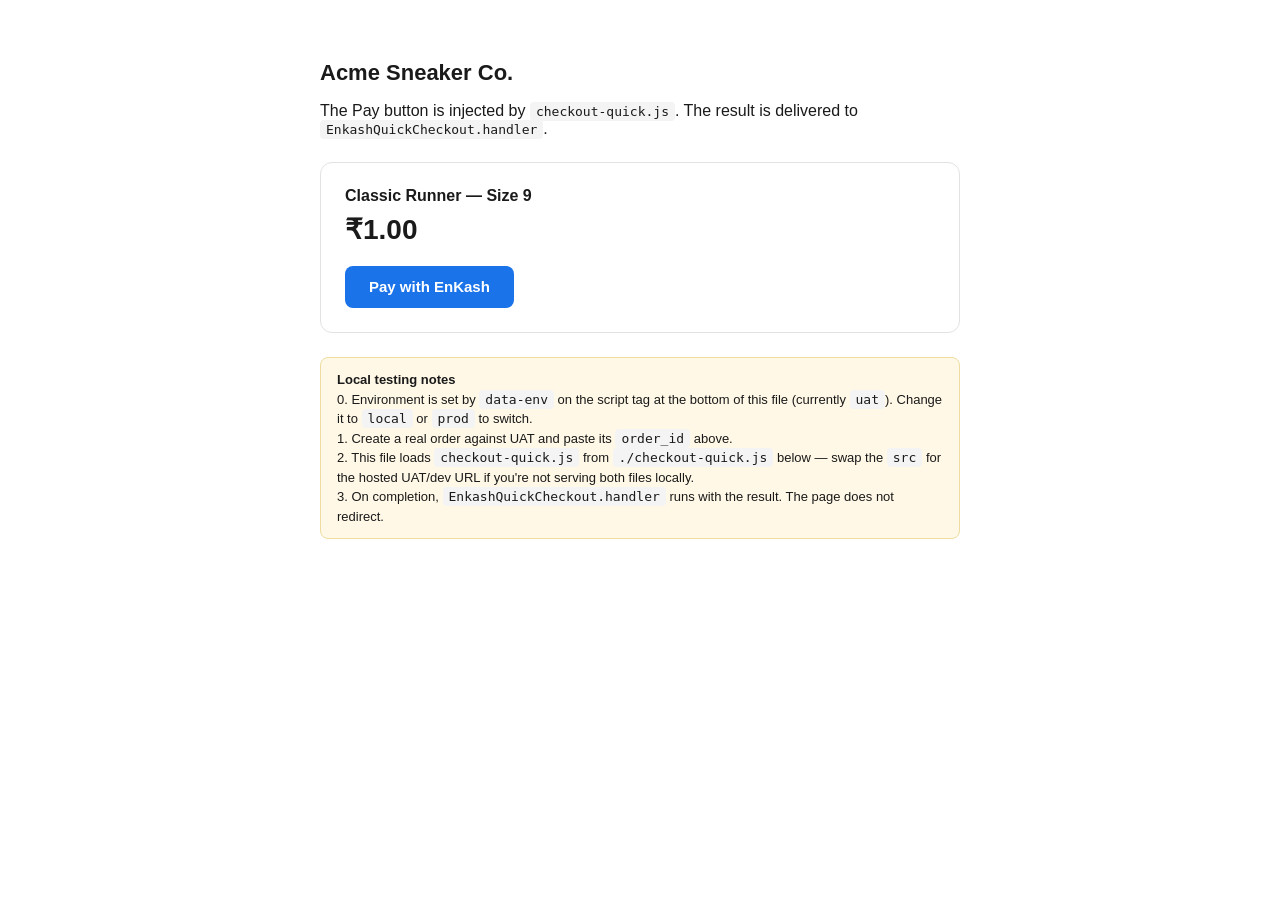
<file: test-quick-checkout.html>
<!DOCTYPE html>
<html lang="en">
<head>
<meta charset="UTF-8" />
<title>Dummy Merchant Store — EnKash Quick Checkout Test</title>
<meta name="viewport" content="width=device-width, initial-scale=1" />
<style>
  body {
    font-family: -apple-system, BlinkMacSystemFont, "Segoe UI", Roboto, sans-serif;
    max-width: 640px;
    margin: 60px auto;
    padding: 0 20px;
    color: #1a1a1a;
  }
  h1 { font-size: 22px; }
  .product-card {
    border: 1px solid #e2e2e2;
    border-radius: 12px;
    padding: 24px;
    margin-top: 24px;
  }
  .price {
    font-size: 28px;
    font-weight: 700;
    margin: 8px 0 20px;
  }
  .note {
    background: #fff8e6;
    border: 1px solid #f0dca0;
    border-radius: 8px;
    padding: 12px 16px;
    font-size: 13px;
    margin-top: 24px;
    line-height: 1.5;
  }
  code {
    background: #f4f4f4;
    padding: 2px 6px;
    border-radius: 4px;
    font-size: 13px;
  }
  #enkash-quick-checkout {
    margin-top: 4px;
  }
</style>
</head>
<body>

  <h1>Acme Sneaker Co.</h1>
  <p>The Pay button is injected by <code>checkout-quick.js</code>. The result is
     delivered to <code>EnkashQuickCheckout.handler</code>.</p>

  <div class="product-card">
    <strong>Classic Runner — Size 9</strong>
    <div class="price">₹1.00</div>

    <!--
      This is the merchant's ENTIRE integration surface. Replace
      data-order_id with a real order_id created via your backend
      Orders API before loading this page.
    -->
    <div id="enkash-quick-checkout"
         data-order_id="ORD1789465138418lCREk"
         data-merchant-access-key="MERCHANT_ACCESS_KEY"></div>
  </div>

  <div class="note">
    <strong>Local testing notes</strong><br />
    0. Environment is set by <code>data-env</code> on the script tag at the bottom of this file
       (currently <code>uat</code>). Change it to <code>local</code> or <code>prod</code> to switch.<br />
    1. Create a real order against UAT and paste its <code>order_id</code> above.<br />
    2. This file loads <code>checkout-quick.js</code> from <code>./checkout-quick.js</code> below —
       swap the <code>src</code> for the hosted UAT/dev URL if you're not serving both files locally.<br />
    3. On completion, <code>EnkashQuickCheckout.handler</code> runs with the result.
       The page does not redirect.
  </div>

  <!--
    Local dev / hosted harness: served from the same folder as checkout-quick.js.

    data-env picks the checkout environment: local | uat | prod.
    It is only needed because these files are served from somewhere other than
    the checkout host itself. In a real integration the merchant loads
    checkout-quick.js from https://checkout-uat-v3.enkash.in/ (or the prod
    host) and the environment is inferred from that origin automatically.
    For a one-off URL, swap data-env for data-base-url="https://…".
  -->
  <script>
    window.EnkashQuickCheckout = {
      handler: function (response) {
        console.log('EnKash Quick Checkout result', response);
      }
    };
  </script>
  <script src="./checkout-quick.js" data-env="uat"></script>

</body>
</html>
</file>
<file: custom-checkout/styles.css>
/* Test merchant harness. Deliberately minimal: Bootstrap does the work. */

body {
  font-size: 14px;
}

code {
  font-size: 0.85em;
}

.merchant-logo {
  max-height: 40px;
  max-width: 120px;
  object-fit: contain;
}

.qr-image {
  width: 180px;
  height: 180px;
  border: 1px solid var(--bs-border-color);
  border-radius: 8px;
  background: #fff;
}

.card-net-logo {
  height: 18px;
  width: auto;
}

.nav-sm .nav-link {
  padding: 0.2rem 0.7rem;
  font-size: 0.85rem;
}

/* ---- bank / wallet / app tiles ---- */

.tile {
  display: flex;
  align-items: center;
  gap: 0.5rem;
  padding: 0.4rem 0.7rem;
  border: 1px solid var(--bs-border-color);
  border-radius: 8px;
  background: var(--bs-body-bg);
  cursor: pointer;
  font-size: 0.85rem;
  line-height: 1.2;
}

.tile:hover {
  border-color: var(--bs-primary);
}

.tile.active {
  border-color: var(--bs-primary);
  box-shadow: 0 0 0 2px rgba(13, 110, 253, 0.2);
}

.tile img {
  height: 20px;
  width: 20px;
  object-fit: contain;
}

/* ---- debug log ---- */

.sticky-log {
  position: sticky;
  top: 1rem;
}

.log {
  height: 70vh;
  overflow-y: auto;
  font-family: ui-monospace, SFMono-Regular, Menlo, monospace;
  font-size: 11.5px;
  line-height: 1.45;
}

.log-row {
  padding: 3px 10px;
  border-bottom: 1px solid var(--bs-border-color-translucent);
  white-space: pre-wrap;
  word-break: break-word;
}

.log-row .ts {
  color: var(--bs-secondary-color);
  margin-right: 6px;
}

.log-row .tag {
  display: inline-block;
  min-width: 58px;
  font-weight: 600;
  margin-right: 6px;
}

.log-call    { background: rgba(13, 110, 253, 0.06); }
.log-call    .tag { color: #0d6efd; }
.log-ok      .tag { color: #198754; }
.log-err     { background: rgba(220, 53, 69, 0.08); }
.log-err     .tag { color: #dc3545; }
.log-event   { background: rgba(255, 193, 7, 0.10); }
.log-event   .tag { color: #997404; }
.log-result  { background: rgba(25, 135, 84, 0.12); }
.log-result  .tag { color: #146c43; }

.log-row pre {
  margin: 2px 0 0 64px;
  font-size: 11px;
  color: var(--bs-secondary-color);
}
</file>
